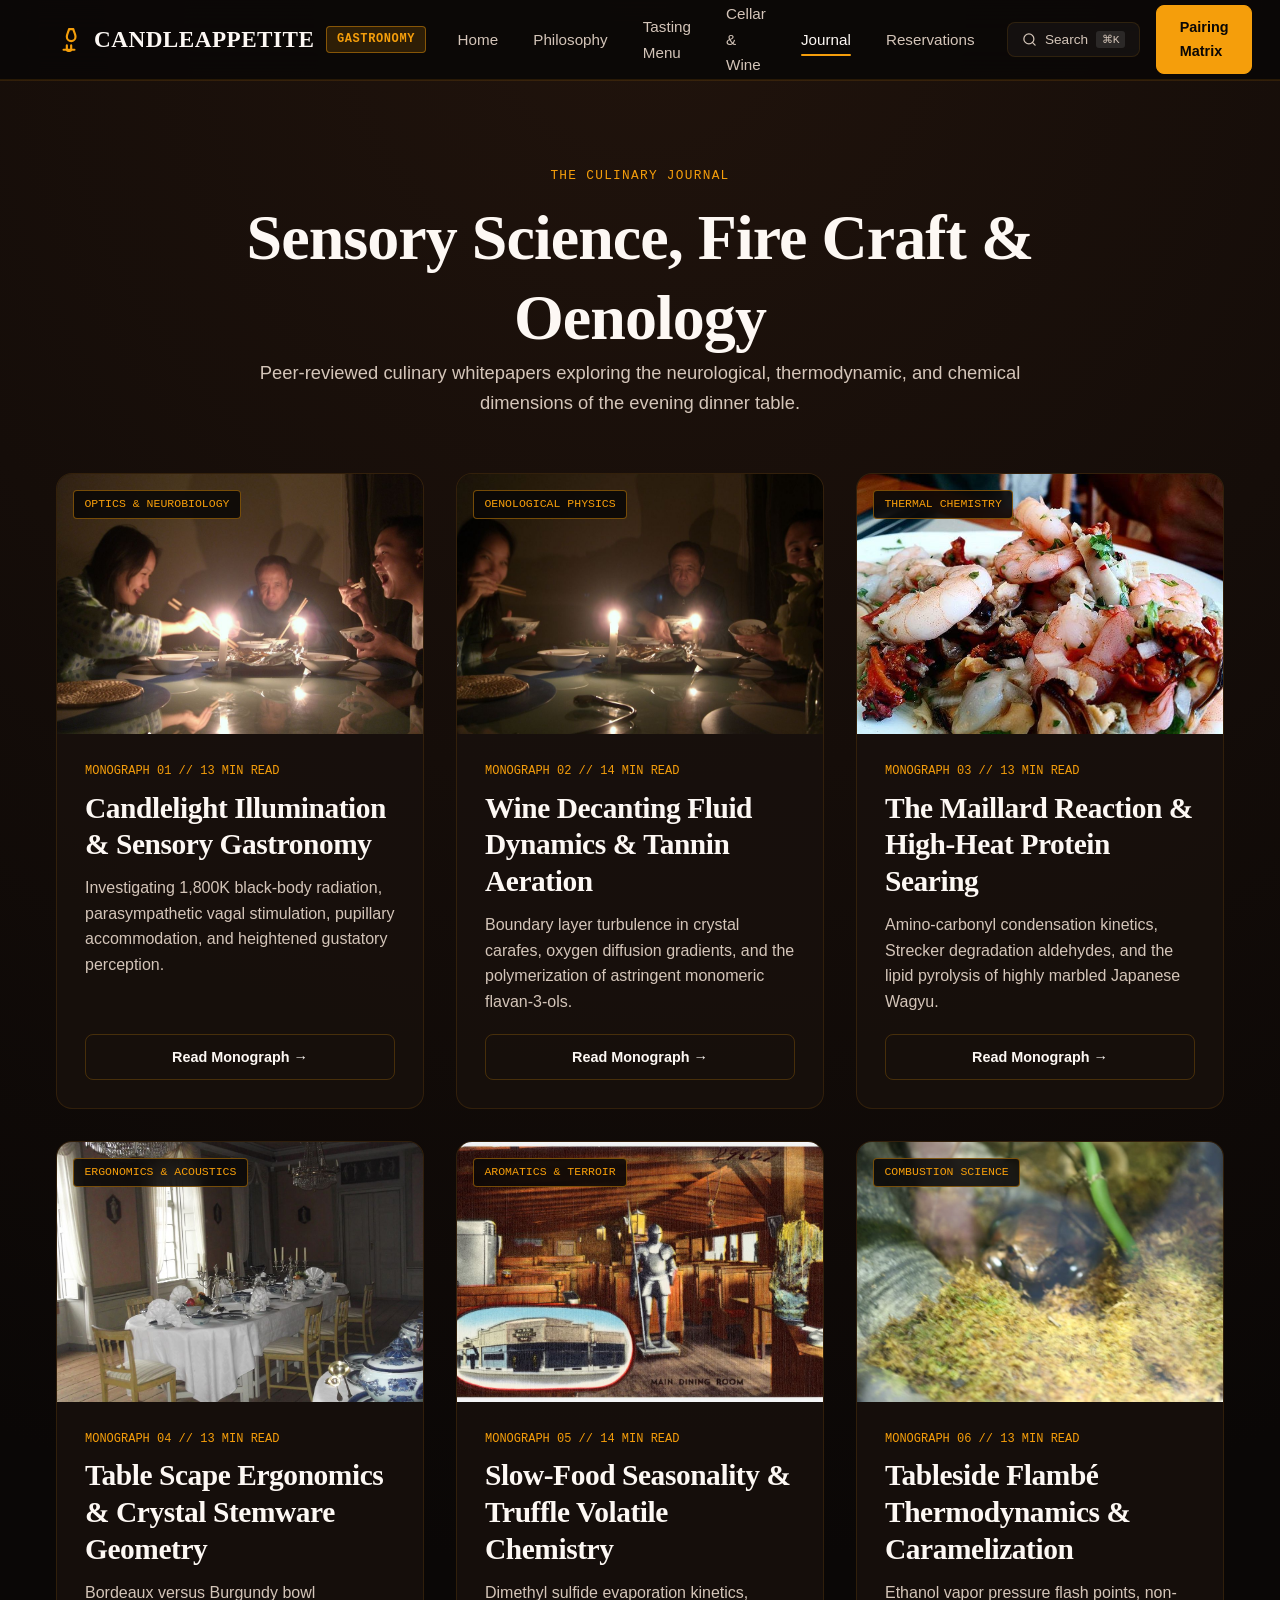
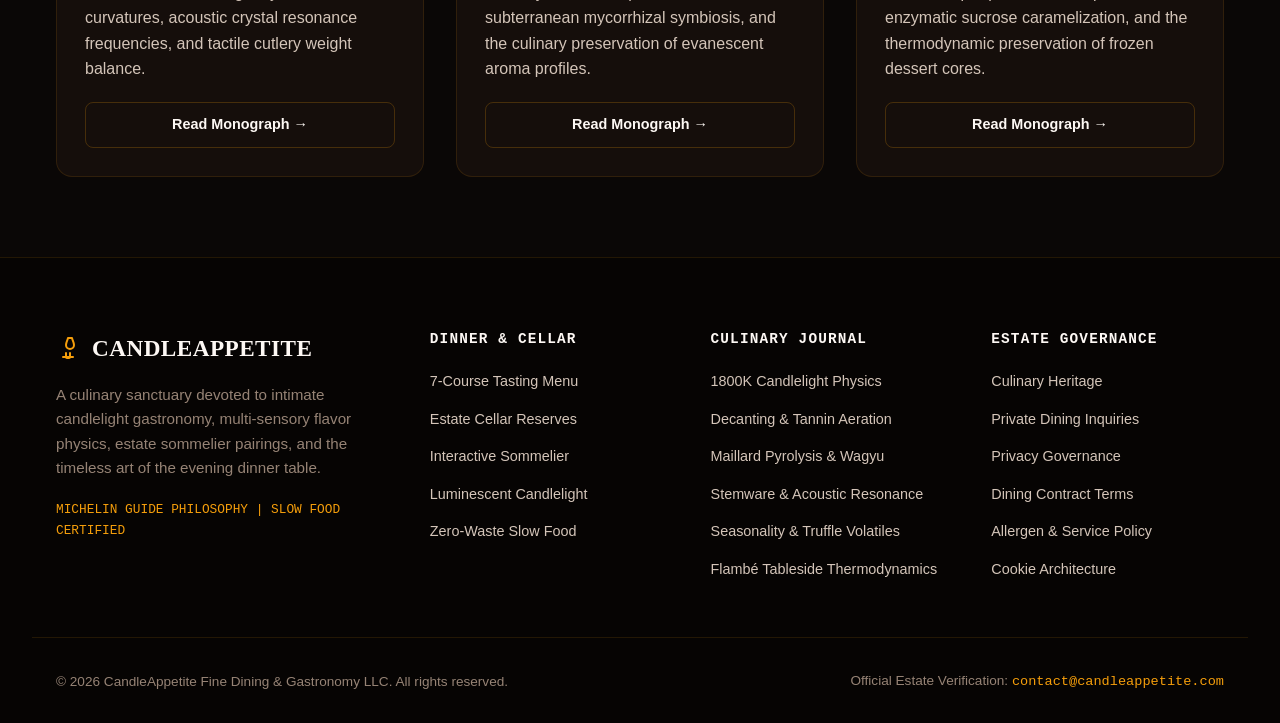
<file: blog/index.html>
<!DOCTYPE html>
<html lang="en">
<head>
  <meta charset="UTF-8">
  <meta name="viewport" content="width=device-width, initial-scale=1.0">
  <title>Gastronomic Journal &amp; Sensory Science Monographs — CandleAppetite</title>
  <meta name="description" content="In-depth monographs on candlelight psychophysics, wine decanting fluid dynamics, Maillard reaction caramelization, and acoustic dining room resonance.">
  <link rel="canonical" href="https://candleappetite.com/blog/index.html">
  <link rel="icon" href="../favicon.ico" type="image/x-icon">
  <link rel="manifest" href="../site.webmanifest">
  <link rel="stylesheet" href="../assets/css/style.css?v=1.0">
  <!-- Google tag (gtag.js) -->
  <script async src="https://www.googletagmanager.com/gtag/js?id=G-0LY0HY7L01"></script>
  <script>
    window.dataLayer = window.dataLayer || [];
    function gtag(){dataLayer.push(arguments);}
    gtag('js', new Date());
    gtag('config', 'G-0LY0HY7L01');
  </script>
</head>
<body>
  <!-- Site Header -->
  <header class="site-header">
    <div class="container header-inner">
      <a href="../index.html" class="brand-logo">
        <svg width="26" height="26" viewBox="0 0 24 24" fill="none" stroke="currentColor" stroke-width="2" stroke-linecap="round" stroke-linejoin="round" style="color: var(--accent-gold);">
          <path d="M12 2c-.5 2.5-2 4.5-2 7a4 4 0 0 0 8 0c0-2.5-1.5-4.5-2-7z"></path>
          <path d="M10 17v4a1 1 0 0 0 1 1h2a1 1 0 0 0 1-1v-4"></path>
          <path d="M7 21h10"></path>
        </svg>
        <span>CANDLEAPPETITE</span>
        <span class="brand-badge">GASTRONOMY</span>
      </a>

      <nav aria-label="Main Navigation">
        <ul class="desktop-nav">
          <li><a href="../index.html">Home</a></li>
          <li><a href="../about.html">Philosophy</a></li>
          <li><a href="../index.html#tasting">Tasting Menu</a></li>
          <li><a href="../index.html#sommelier">Cellar &amp; Wine</a></li>
          <li><a href="../blog/index.html" class="active">Journal</a></li>
          <li><a href="../contact.html">Reservations</a></li>
          <li class="nav-item-policy"><a href="../privacy-policy.html">Privacy</a></li>
          <li class="nav-item-policy"><a href="../terms-and-conditions.html">Terms</a></li>
          <li class="nav-item-policy"><a href="../disclaimer.html">Disclaimer</a></li>
          <li class="nav-item-policy"><a href="../cookie-policy.html">Cookies</a></li>
        </ul>
      </nav>

      <div class="header-actions">
        <button type="button" class="search-trigger-btn" aria-label="Search culinary monographs">
          <svg width="15" height="15" viewBox="0 0 24 24" fill="none" stroke="currentColor" stroke-width="2" stroke-linecap="round" stroke-linejoin="round">
            <circle cx="11" cy="11" r="8"></circle>
            <line x1="21" y1="21" x2="16.65" y2="16.65"></line>
          </svg>
          <span>Search</span>
          <kbd style="font-family: var(--font-mono); font-size: 0.7rem; background: rgba(255,255,255,0.1); padding: 0.1rem 0.35rem; border-radius: 3px;">⌘K</kbd>
        </button>
        <a href="../index.html#calculator" class="btn-dining btn-primary">Pairing Matrix</a>
        <button type="button" class="mobile-toggle" aria-label="Open Navigation Menu">
          <span></span>
          <span></span>
          <span></span>
        </button>
      </div>
    </div>
  </header>

  <div class="mobile-drawer-overlay"></div>
  <aside class="mobile-drawer">
    <div class="mobile-drawer-header">
      <div style="font-weight: 800; color: var(--text-primary); font-size: 1.1rem; display: flex; align-items: center; gap: 0.5rem; font-family: var(--font-serif);">
        <span style="color: var(--accent-gold);">CA</span> GASTRONOMY
      </div>
      <button type="button" class="mobile-drawer-close" aria-label="Close menu">&times;</button>
    </div>
    <ul class="mobile-nav-list">
      <li><a href="../index.html">Home</a></li>
      <li><a href="../about.html">Culinary Philosophy</a></li>
      <li><a href="../index.html#tasting">Tasting Menu</a></li>
      <li><a href="../index.html#sommelier">Cellar &amp; Wine Pairings</a></li>
      <li><a href="../index.html#calculator">Interactive Sommelier</a></li>
      <li><a href="../blog/index.html" class="active">Gastronomy Monographs</a></li>
      <li><a href="../contact.html">Table Reservations</a></li>
      <li style="margin-top: 1rem; padding-top: 1rem; border-top: 1px solid var(--border-subtle);"><a href="../privacy-policy.html">Privacy Policy</a></li>
      <li><a href="../terms-and-conditions.html">Terms &amp; Conditions</a></li>
      <li><a href="../disclaimer.html">Allergen &amp; Dining Disclaimer</a></li>
      <li><a href="../cookie-policy.html">Cookie Preferences</a></li>
    </ul>
  </aside>

  <div class="search-modal-backdrop">
    <div class="search-modal">
      <div class="search-modal-header">
        <svg width="18" height="18" viewBox="0 0 24 24" fill="none" stroke="currentColor" stroke-width="2" stroke-linecap="round" stroke-linejoin="round" style="color: var(--accent-gold);">
          <circle cx="11" cy="11" r="8"></circle>
          <line x1="21" y1="21" x2="16.65" y2="16.65"></line>
        </svg>
        <input type="text" class="search-modal-input" placeholder="Search tasting courses, cellar vintages, candlelight physics..." aria-label="Search query input">
        <span style="font-size: 0.75rem; color: var(--text-muted); font-family: var(--font-mono);">ESC to close</span>
      </div>
      <div class="search-modal-results"></div>
    </div>
  </div>


  <main id="main-content">
    <section class="section-wrapper">
      <div class="container">
        <div class="section-header">
          <span class="section-eyebrow">The Culinary Journal</span>
          <h1>Sensory Science, Fire Craft &amp; Oenology</h1>
          <p class="section-lead">Peer-reviewed culinary whitepapers exploring the neurological, thermodynamic, and chemical dimensions of the evening dinner table.</p>
        </div>

        <div class="grid-3">
          <!-- Monograph 1 -->
          <article class="menu-card">
            <div class="menu-img-wrap">
              <span class="menu-badge">Optics &amp; Neurobiology</span>
              <img src="../assets/images/intimate-table-setting-candlelight.jpg" alt="Candlelight table setting with amber glow">
            </div>
            <div class="menu-body">
              <div style="font-family: var(--font-mono); font-size: 0.75rem; color: var(--accent-gold); margin-bottom: 0.5rem;">MONOGRAPH 01 // 13 MIN READ</div>
              <h3>Candlelight Illumination &amp; Sensory Gastronomy</h3>
              <p>Investigating 1,800K black-body radiation, parasympathetic vagal stimulation, pupillary accommodation, and heightened gustatory perception.</p>
              <a href="candlelight-illumination-sensory-gastronomy.html" class="btn-dining btn-outline" style="margin-top: auto;">Read Monograph →</a>
            </div>
          </article>

          <!-- Monograph 2 -->
          <article class="menu-card">
            <div class="menu-img-wrap">
              <span class="menu-badge">Oenological Physics</span>
              <img src="../assets/images/sommelier-wine-decanting-cellar.jpg" alt="Sommelier decanting aged red wine in glass decanter">
            </div>
            <div class="menu-body">
              <div style="font-family: var(--font-mono); font-size: 0.75rem; color: var(--accent-gold); margin-bottom: 0.5rem;">MONOGRAPH 02 // 14 MIN READ</div>
              <h3>Wine Decanting Fluid Dynamics &amp; Tannin Aeration</h3>
              <p>Boundary layer turbulence in crystal carafes, oxygen diffusion gradients, and the polymerization of astringent monomeric flavan-3-ols.</p>
              <a href="wine-decanting-aeration-fluid-dynamics.html" class="btn-dining btn-outline" style="margin-top: auto;">Read Monograph →</a>
            </div>
          </article>

          <!-- Monograph 3 -->
          <article class="menu-card">
            <div class="menu-img-wrap">
              <span class="menu-badge">Thermal Chemistry</span>
              <img src="../assets/images/aged-wagyu-beef-entree.jpg" alt="Binchotan grilled A5 Wagyu beef striploin with charred crust">
            </div>
            <div class="menu-body">
              <div style="font-family: var(--font-mono); font-size: 0.75rem; color: var(--accent-gold); margin-bottom: 0.5rem;">MONOGRAPH 03 // 13 MIN READ</div>
              <h3>The Maillard Reaction &amp; High-Heat Protein Searing</h3>
              <p>Amino-carbonyl condensation kinetics, Strecker degradation aldehydes, and the lipid pyrolysis of highly marbled Japanese Wagyu.</p>
              <a href="maillard-reaction-protein-searing-flavor.html" class="btn-dining btn-outline" style="margin-top: auto;">Read Monograph →</a>
            </div>
          </article>

          <!-- Monograph 4 -->
          <article class="menu-card">
            <div class="menu-img-wrap">
              <span class="menu-badge">Ergonomics &amp; Acoustics</span>
              <img src="../assets/images/crystal-stemware-cutlery-setting.jpg" alt="Fine dining crystal stemware and silver cutlery table setting">
            </div>
            <div class="menu-body">
              <div style="font-family: var(--font-mono); font-size: 0.75rem; color: var(--accent-gold); margin-bottom: 0.5rem;">MONOGRAPH 04 // 13 MIN READ</div>
              <h3>Table Scape Ergonomics &amp; Crystal Stemware Geometry</h3>
              <p>Bordeaux versus Burgundy bowl curvatures, acoustic crystal resonance frequencies, and tactile cutlery weight balance.</p>
              <a href="table-setting-ergonomics-crystal-geometry.html" class="btn-dining btn-outline" style="margin-top: auto;">Read Monograph →</a>
            </div>
          </article>

          <!-- Monograph 5 -->
          <article class="menu-card">
            <div class="menu-img-wrap">
              <span class="menu-badge">Aromatics &amp; Terroir</span>
              <img src="../assets/images/truffle-handmade-pasta-plate.jpg" alt="Handmade pasta with shaved black winter truffles">
            </div>
            <div class="menu-body">
              <div style="font-family: var(--font-mono); font-size: 0.75rem; color: var(--accent-gold); margin-bottom: 0.5rem;">MONOGRAPH 05 // 14 MIN READ</div>
              <h3>Slow-Food Seasonality &amp; Truffle Volatile Chemistry</h3>
              <p>Dimethyl sulfide evaporation kinetics, subterranean mycorrhizal symbiosis, and the culinary preservation of evanescent aroma profiles.</p>
              <a href="slow-food-seasonality-truffle-chemistry.html" class="btn-dining btn-outline" style="margin-top: auto;">Read Monograph →</a>
            </div>
          </article>

          <!-- Monograph 6 -->
          <article class="menu-card">
            <div class="menu-img-wrap">
              <span class="menu-badge">Combustion Science</span>
              <img src="../assets/images/flambeed-dessert-table-side.jpg" alt="Tableside flambé dessert preparation with blue ethanol flame">
            </div>
            <div class="menu-body">
              <div style="font-family: var(--font-mono); font-size: 0.75rem; color: var(--accent-gold); margin-bottom: 0.5rem;">MONOGRAPH 06 // 13 MIN READ</div>
              <h3>Tableside Flambé Thermodynamics &amp; Caramelization</h3>
              <p>Ethanol vapor pressure flash points, non-enzymatic sucrose caramelization, and the thermodynamic preservation of frozen dessert cores.</p>
              <a href="flambe-thermodynamics-alcohol-caramelization.html" class="btn-dining btn-outline" style="margin-top: auto;">Read Monograph →</a>
            </div>
          </article>
        </div>
      </div>
    </section>
  </main>

  <footer class="site-footer">
    <div class="container footer-grid">
      <div class="footer-brand">
        <a href="../index.html" class="brand-logo">
          <svg width="24" height="24" viewBox="0 0 24 24" fill="none" stroke="currentColor" stroke-width="2" stroke-linecap="round" stroke-linejoin="round" style="color: var(--accent-gold);">
            <path d="M12 2c-.5 2.5-2 4.5-2 7a4 4 0 0 0 8 0c0-2.5-1.5-4.5-2-7z"></path>
            <path d="M10 17v4a1 1 0 0 0 1 1h2a1 1 0 0 0 1-1v-4"></path>
            <path d="M7 21h10"></path>
          </svg>
          <span>CANDLEAPPETITE</span>
        </a>
        <p>A culinary sanctuary devoted to intimate candlelight gastronomy, multi-sensory flavor physics, estate sommelier pairings, and the timeless art of the evening dinner table.</p>
        <div style="margin-top: 1.25rem; font-family: var(--font-mono); font-size: 0.8rem; color: var(--accent-gold);">
          MICHELIN GUIDE PHILOSOPHY | SLOW FOOD CERTIFIED
        </div>
      </div>

      <div class="footer-col">
        <h4>Dinner &amp; Cellar</h4>
        <ul>
          <li><a href="../index.html#tasting">7-Course Tasting Menu</a></li>
          <li><a href="../index.html#sommelier">Estate Cellar Reserves</a></li>
          <li><a href="../index.html#calculator">Interactive Sommelier</a></li>
          <li><a href="../index.html#ambiance">Luminescent Candlelight</a></li>
          <li><a href="../index.html#ethics">Zero-Waste Slow Food</a></li>
        </ul>
      </div>

      <div class="footer-col">
        <h4>Culinary Journal</h4>
        <ul>
          <li><a href="../blog/candlelight-illumination-sensory-gastronomy.html">1800K Candlelight Physics</a></li>
          <li><a href="../blog/wine-decanting-aeration-fluid-dynamics.html">Decanting &amp; Tannin Aeration</a></li>
          <li><a href="../blog/maillard-reaction-protein-searing-flavor.html">Maillard Pyrolysis &amp; Wagyu</a></li>
          <li><a href="../blog/table-setting-ergonomics-crystal-geometry.html">Stemware &amp; Acoustic Resonance</a></li>
          <li><a href="../blog/slow-food-seasonality-truffle-chemistry.html">Seasonality &amp; Truffle Volatiles</a></li>
          <li><a href="../blog/flambe-thermodynamics-alcohol-caramelization.html">Flambé Tableside Thermodynamics</a></li>
        </ul>
      </div>

      <div class="footer-col">
        <h4>Estate Governance</h4>
        <ul>
          <li><a href="../about.html">Culinary Heritage</a></li>
          <li><a href="../contact.html">Private Dining Inquiries</a></li>
          <li><a href="../privacy-policy.html">Privacy Governance</a></li>
          <li><a href="../terms-and-conditions.html">Dining Contract Terms</a></li>
          <li><a href="../disclaimer.html">Allergen &amp; Service Policy</a></li>
          <li><a href="../cookie-policy.html">Cookie Architecture</a></li>
        </ul>
      </div>
    </div>

    <div class="container footer-bottom">
      <div>&copy; 2026 CandleAppetite Fine Dining &amp; Gastronomy LLC. All rights reserved.</div>
      <div>Official Estate Verification: <code style="color: var(--accent-gold); font-family: var(--font-mono);">contact@candleappetite.com</code></div>
    </div>
  </footer>

  <button type="button" class="back-to-top" aria-label="Back to top">
    <svg width="20" height="20" viewBox="0 0 24 24" fill="none" stroke="currentColor" stroke-width="2" stroke-linecap="round" stroke-linejoin="round">
      <line x1="12" y1="19" x2="12" y2="5"></line>
      <polyline points="5 12 12 5 19 12"></polyline>
    </svg>
  </button>

  <script src="../assets/js/main.js?v=1.0"></script>
</body>
</html>
</file>
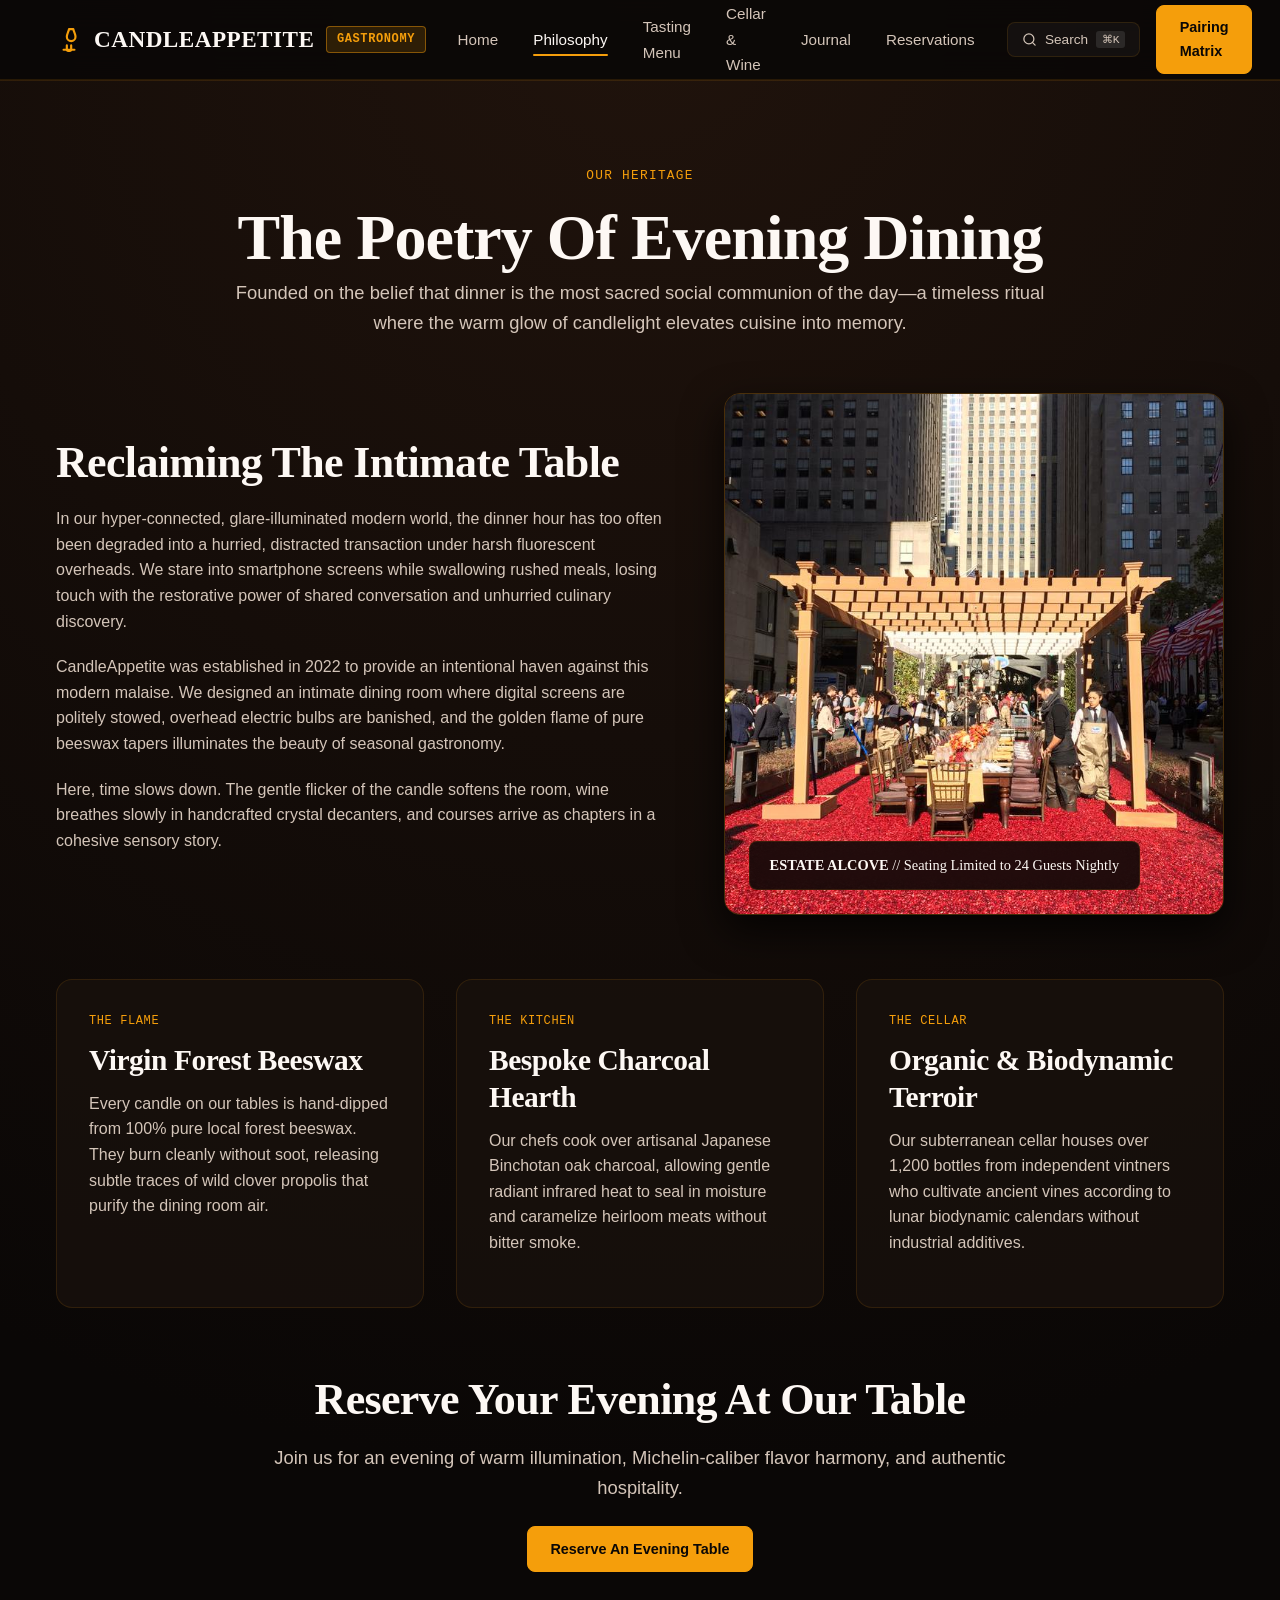
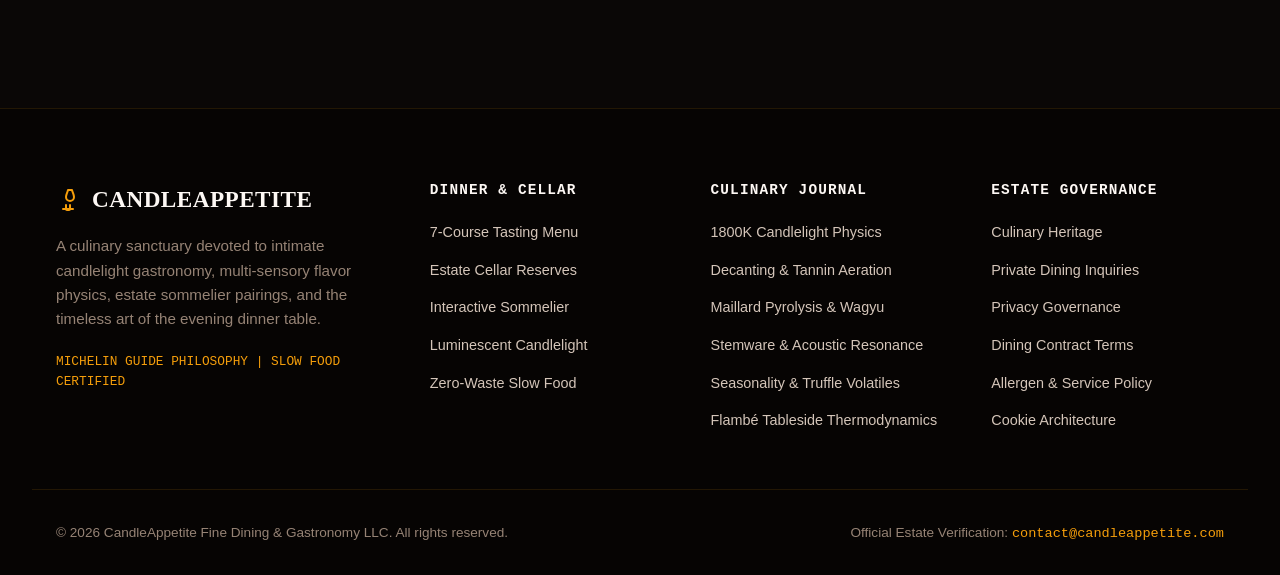
<file: about.html>
<!DOCTYPE html>
<html lang="en">
<head>
  <meta charset="UTF-8">
  <meta name="viewport" content="width=device-width, initial-scale=1.0">
  <title>Our Culinary Philosophy — CandleAppetite Fine Dining</title>
  <meta name="description" content="Discover the poetry of evening dining. Why we illuminate our dining room exclusively with virgin forest beeswax and cook over Binchotan charcoal.">
  <link rel="canonical" href="https://candleappetite.com/about.html">
  <link rel="icon" href="favicon.ico" type="image/x-icon">
  <link rel="manifest" href="site.webmanifest">
  <link rel="stylesheet" href="assets/css/style.css?v=1.0">
  <!-- Google tag (gtag.js) -->
  <script async src="https://www.googletagmanager.com/gtag/js?id=G-0LY0HY7L01"></script>
  <script>
    window.dataLayer = window.dataLayer || [];
    function gtag(){dataLayer.push(arguments);}
    gtag('js', new Date());
    gtag('config', 'G-0LY0HY7L01');
  </script>
</head>
<body>
  <!-- Site Header -->
  <header class="site-header">
    <div class="container header-inner">
      <a href="index.html" class="brand-logo">
        <svg width="26" height="26" viewBox="0 0 24 24" fill="none" stroke="currentColor" stroke-width="2" stroke-linecap="round" stroke-linejoin="round" style="color: var(--accent-gold);">
          <path d="M12 2c-.5 2.5-2 4.5-2 7a4 4 0 0 0 8 0c0-2.5-1.5-4.5-2-7z"></path>
          <path d="M10 17v4a1 1 0 0 0 1 1h2a1 1 0 0 0 1-1v-4"></path>
          <path d="M7 21h10"></path>
        </svg>
        <span>CANDLEAPPETITE</span>
        <span class="brand-badge">GASTRONOMY</span>
      </a>

      <!-- Desktop Navigation -->
      <nav aria-label="Main Navigation">
        <ul class="desktop-nav">
          <li><a href="index.html" class="">Home</a></li>
          <li><a href="about.html" class="active">Philosophy</a></li>
          <li><a href="index.html#tasting">Tasting Menu</a></li>
          <li><a href="index.html#sommelier">Cellar &amp; Wine</a></li>
          <li><a href="blog/index.html" class="">Journal</a></li>
          <li><a href="contact.html" class="">Reservations</a></li>
          <!-- Desktop hidden policy items -->
          <li class="nav-item-policy"><a href="privacy-policy.html">Privacy</a></li>
          <li class="nav-item-policy"><a href="terms-and-conditions.html">Terms</a></li>
          <li class="nav-item-policy"><a href="disclaimer.html">Disclaimer</a></li>
          <li class="nav-item-policy"><a href="cookie-policy.html">Cookies</a></li>
        </ul>
      </nav>

      <div class="header-actions">
        <button type="button" class="search-trigger-btn" aria-label="Search culinary monographs">
          <svg width="15" height="15" viewBox="0 0 24 24" fill="none" stroke="currentColor" stroke-width="2" stroke-linecap="round" stroke-linejoin="round">
            <circle cx="11" cy="11" r="8"></circle>
            <line x1="21" y1="21" x2="16.65" y2="16.65"></line>
          </svg>
          <span>Search</span>
          <kbd style="font-family: var(--font-mono); font-size: 0.7rem; background: rgba(255,255,255,0.1); padding: 0.1rem 0.35rem; border-radius: 3px;">⌘K</kbd>
        </button>
        <a href="index.html#calculator" class="btn-dining btn-primary">Pairing Matrix</a>
        <button type="button" class="mobile-toggle" aria-label="Open Navigation Menu">
          <span></span>
          <span></span>
          <span></span>
        </button>
      </div>
    </div>
  </header>

  <!-- Mobile Navigation Drawer -->
  <div class="mobile-drawer-overlay"></div>
  <aside class="mobile-drawer">
    <div class="mobile-drawer-header">
      <div style="font-weight: 800; color: var(--text-primary); font-size: 1.1rem; display: flex; align-items: center; gap: 0.5rem; font-family: var(--font-serif);">
        <span style="color: var(--accent-gold);">CA</span> GASTRONOMY
      </div>
      <button type="button" class="mobile-drawer-close" aria-label="Close menu">&times;</button>
    </div>
    <ul class="mobile-nav-list">
      <li><a href="index.html" class="">Home</a></li>
      <li><a href="about.html" class="active">Culinary Philosophy</a></li>
      <li><a href="index.html#tasting">Tasting Menu</a></li>
      <li><a href="index.html#sommelier">Cellar &amp; Wine Pairings</a></li>
      <li><a href="index.html#calculator">Interactive Sommelier</a></li>
      <li><a href="blog/index.html" class="">Gastronomy Monographs</a></li>
      <li><a href="contact.html" class="">Table Reservations</a></li>
      <li style="margin-top: 1rem; padding-top: 1rem; border-top: 1px solid var(--border-subtle);"><a href="privacy-policy.html">Privacy Policy</a></li>
      <li><a href="terms-and-conditions.html">Terms &amp; Conditions</a></li>
      <li><a href="disclaimer.html">Allergen &amp; Dining Disclaimer</a></li>
      <li><a href="cookie-policy.html">Cookie Preferences</a></li>
    </ul>
  </aside>

  <!-- Search Modal -->
  <div class="search-modal-backdrop">
    <div class="search-modal">
      <div class="search-modal-header">
        <svg width="18" height="18" viewBox="0 0 24 24" fill="none" stroke="currentColor" stroke-width="2" stroke-linecap="round" stroke-linejoin="round" style="color: var(--accent-gold);">
          <circle cx="11" cy="11" r="8"></circle>
          <line x1="21" y1="21" x2="16.65" y2="16.65"></line>
        </svg>
        <input type="text" class="search-modal-input" placeholder="Search tasting courses, cellar vintages, candlelight physics..." aria-label="Search query input">
        <span style="font-size: 0.75rem; color: var(--text-muted); font-family: var(--font-mono);">ESC to close</span>
      </div>
      <div class="search-modal-results"></div>
    </div>
  </div>

  <main id="main-content">
    <section class="section-wrapper">
      <div class="container">
        <div class="section-header">
          <span class="section-eyebrow">Our Heritage</span>
          <h1>The Poetry Of Evening Dining</h1>
          <p class="section-lead">Founded on the belief that dinner is the most sacred social communion of the day—a timeless ritual where the warm glow of candlelight elevates cuisine into memory.</p>
        </div>

        <div class="hero-grid" style="margin-bottom: 4rem;">
          <div class="hero-text-col">
            <h2>Reclaiming The Intimate Table</h2>
            <p>In our hyper-connected, glare-illuminated modern world, the dinner hour has too often been degraded into a hurried, distracted transaction under harsh fluorescent overheads. We stare into smartphone screens while swallowing rushed meals, losing touch with the restorative power of shared conversation and unhurried culinary discovery.</p>
            <p>CandleAppetite was established in 2022 to provide an intentional haven against this modern malaise. We designed an intimate dining room where digital screens are politely stowed, overhead electric bulbs are banished, and the golden flame of pure beeswax tapers illuminates the beauty of seasonal gastronomy.</p>
            <p>Here, time slows down. The gentle flicker of the candle softens the room, wine breathes slowly in handcrafted crystal decanters, and courses arrive as chapters in a cohesive sensory story.</p>
          </div>
          <div class="hero-media-wrapper">
            <img src="assets/images/private-alcove-dining-room.jpg" alt="Intimate private alcove dining room with candles and vintage artwork">
            <div class="hero-media-tag">
              <strong>ESTATE ALCOVE</strong> // Seating Limited to 24 Guests Nightly
            </div>
          </div>
        </div>

        <div class="grid-3" style="margin-bottom: 4rem;">
          <div class="feature-card">
            <span class="feature-tag">The Flame</span>
            <h3>Virgin Forest Beeswax</h3>
            <p>Every candle on our tables is hand-dipped from 100% pure local forest beeswax. They burn cleanly without soot, releasing subtle traces of wild clover propolis that purify the dining room air.</p>
          </div>

          <div class="feature-card">
            <span class="feature-tag">The Kitchen</span>
            <h3>Bespoke Charcoal Hearth</h3>
            <p>Our chefs cook over artisanal Japanese Binchotan oak charcoal, allowing gentle radiant infrared heat to seal in moisture and caramelize heirloom meats without bitter smoke.</p>
          </div>

          <div class="feature-card">
            <span class="feature-tag">The Cellar</span>
            <h3>Organic &amp; Biodynamic Terroir</h3>
            <p>Our subterranean cellar houses over 1,200 bottles from independent vintners who cultivate ancient vines according to lunar biodynamic calendars without industrial additives.</p>
          </div>
        </div>

        <div class="section-header" style="margin-top: 4rem;">
          <h2>Reserve Your Evening At Our Table</h2>
          <p class="section-lead">Join us for an evening of warm illumination, Michelin-caliber flavor harmony, and authentic hospitality.</p>
          <div style="margin-top: 1.5rem;">
            <a href="contact.html" class="btn-dining btn-primary">Reserve An Evening Table</a>
          </div>
        </div>
      </div>
    </section>
  </main>

  <!-- Site Footer -->
  <footer class="site-footer">
    <div class="container footer-grid">
      <div class="footer-brand">
        <a href="index.html" class="brand-logo">
          <svg width="24" height="24" viewBox="0 0 24 24" fill="none" stroke="currentColor" stroke-width="2" stroke-linecap="round" stroke-linejoin="round" style="color: var(--accent-gold);">
            <path d="M12 2c-.5 2.5-2 4.5-2 7a4 4 0 0 0 8 0c0-2.5-1.5-4.5-2-7z"></path>
            <path d="M10 17v4a1 1 0 0 0 1 1h2a1 1 0 0 0 1-1v-4"></path>
            <path d="M7 21h10"></path>
          </svg>
          <span>CANDLEAPPETITE</span>
        </a>
        <p>A culinary sanctuary devoted to intimate candlelight gastronomy, multi-sensory flavor physics, estate sommelier pairings, and the timeless art of the evening dinner table.</p>
        <div style="margin-top: 1.25rem; font-family: var(--font-mono); font-size: 0.8rem; color: var(--accent-gold);">
          MICHELIN GUIDE PHILOSOPHY | SLOW FOOD CERTIFIED
        </div>
      </div>

      <div class="footer-col">
        <h4>Dinner &amp; Cellar</h4>
        <ul>
          <li><a href="index.html#tasting">7-Course Tasting Menu</a></li>
          <li><a href="index.html#sommelier">Estate Cellar Reserves</a></li>
          <li><a href="index.html#calculator">Interactive Sommelier</a></li>
          <li><a href="index.html#ambiance">Luminescent Candlelight</a></li>
          <li><a href="index.html#ethics">Zero-Waste Slow Food</a></li>
        </ul>
      </div>

      <div class="footer-col">
        <h4>Culinary Journal</h4>
        <ul>
          <li><a href="blog/candlelight-illumination-sensory-gastronomy.html">1800K Candlelight Physics</a></li>
          <li><a href="blog/wine-decanting-aeration-fluid-dynamics.html">Decanting &amp; Tannin Aeration</a></li>
          <li><a href="blog/maillard-reaction-protein-searing-flavor.html">Maillard Pyrolysis &amp; Wagyu</a></li>
          <li><a href="blog/table-setting-ergonomics-crystal-geometry.html">Stemware &amp; Acoustic Resonance</a></li>
          <li><a href="blog/slow-food-seasonality-truffle-chemistry.html">Seasonality &amp; Truffle Volatiles</a></li>
          <li><a href="blog/flambe-thermodynamics-alcohol-caramelization.html">Flambé Tableside Thermodynamics</a></li>
        </ul>
      </div>

      <div class="footer-col">
        <h4>Estate Governance</h4>
        <ul>
          <li><a href="about.html">Culinary Heritage</a></li>
          <li><a href="contact.html">Private Dining Inquiries</a></li>
          <li><a href="privacy-policy.html">Privacy Governance</a></li>
          <li><a href="terms-and-conditions.html">Dining Contract Terms</a></li>
          <li><a href="disclaimer.html">Allergen &amp; Service Policy</a></li>
          <li><a href="cookie-policy.html">Cookie Architecture</a></li>
        </ul>
      </div>
    </div>

    <div class="container footer-bottom">
      <div>&copy; 2026 CandleAppetite Fine Dining &amp; Gastronomy LLC. All rights reserved.</div>
      <div>Official Estate Verification: <code style="color: var(--accent-gold); font-family: var(--font-mono);">contact@candleappetite.com</code></div>
    </div>
  </footer>

  <!-- Back to Top Button -->
  <button type="button" class="back-to-top" aria-label="Back to top">
    <svg width="20" height="20" viewBox="0 0 24 24" fill="none" stroke="currentColor" stroke-width="2" stroke-linecap="round" stroke-linejoin="round">
      <line x1="12" y1="19" x2="12" y2="5"></line>
      <polyline points="5 12 12 5 19 12"></polyline>
    </svg>
  </button>

  <script src="assets/js/main.js?v=1.0"></script>
</body>
</html>
</file>
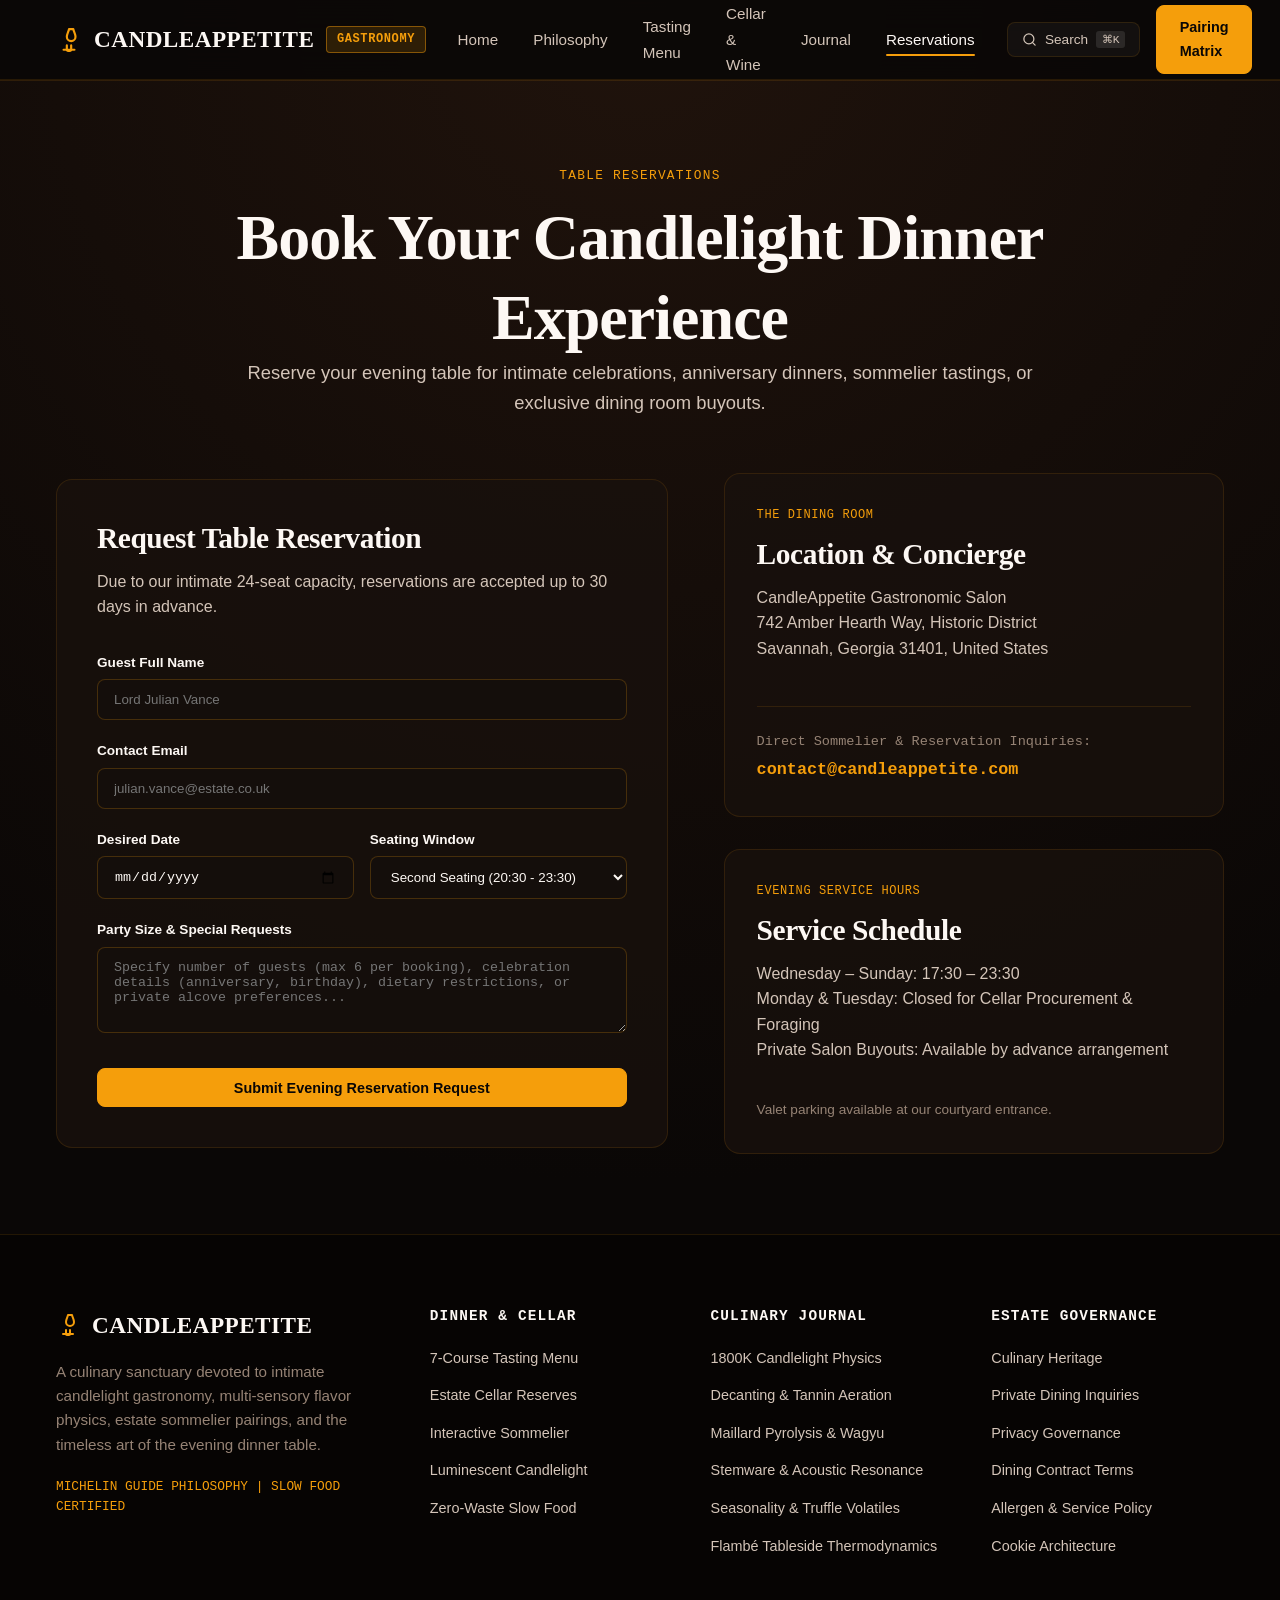
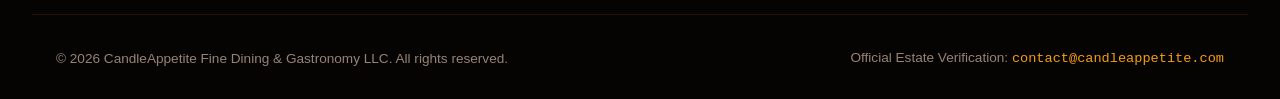
<file: contact.html>
<!DOCTYPE html>
<html lang="en">
<head>
  <meta charset="UTF-8">
  <meta name="viewport" content="width=device-width, initial-scale=1.0">
  <title>Table Reservations & Concierge — CandleAppetite</title>
  <meta name="description" content="Reserve your evening tasting table at CandleAppetite. Intimate 24-seat capacity dining room for anniversaries, bespoke celebrations, and sommelier dinners.">
  <link rel="canonical" href="https://candleappetite.com/contact.html">
  <link rel="icon" href="favicon.ico" type="image/x-icon">
  <link rel="manifest" href="site.webmanifest">
  <link rel="stylesheet" href="assets/css/style.css?v=1.0">
  <!-- Google tag (gtag.js) -->
  <script async src="https://www.googletagmanager.com/gtag/js?id=G-0LY0HY7L01"></script>
  <script>
    window.dataLayer = window.dataLayer || [];
    function gtag(){dataLayer.push(arguments);}
    gtag('js', new Date());
    gtag('config', 'G-0LY0HY7L01');
  </script>
</head>
<body>
  <!-- Site Header -->
  <header class="site-header">
    <div class="container header-inner">
      <a href="index.html" class="brand-logo">
        <svg width="26" height="26" viewBox="0 0 24 24" fill="none" stroke="currentColor" stroke-width="2" stroke-linecap="round" stroke-linejoin="round" style="color: var(--accent-gold);">
          <path d="M12 2c-.5 2.5-2 4.5-2 7a4 4 0 0 0 8 0c0-2.5-1.5-4.5-2-7z"></path>
          <path d="M10 17v4a1 1 0 0 0 1 1h2a1 1 0 0 0 1-1v-4"></path>
          <path d="M7 21h10"></path>
        </svg>
        <span>CANDLEAPPETITE</span>
        <span class="brand-badge">GASTRONOMY</span>
      </a>

      <!-- Desktop Navigation -->
      <nav aria-label="Main Navigation">
        <ul class="desktop-nav">
          <li><a href="index.html" class="">Home</a></li>
          <li><a href="about.html" class="">Philosophy</a></li>
          <li><a href="index.html#tasting">Tasting Menu</a></li>
          <li><a href="index.html#sommelier">Cellar &amp; Wine</a></li>
          <li><a href="blog/index.html" class="">Journal</a></li>
          <li><a href="contact.html" class="active">Reservations</a></li>
          <!-- Desktop hidden policy items -->
          <li class="nav-item-policy"><a href="privacy-policy.html">Privacy</a></li>
          <li class="nav-item-policy"><a href="terms-and-conditions.html">Terms</a></li>
          <li class="nav-item-policy"><a href="disclaimer.html">Disclaimer</a></li>
          <li class="nav-item-policy"><a href="cookie-policy.html">Cookies</a></li>
        </ul>
      </nav>

      <div class="header-actions">
        <button type="button" class="search-trigger-btn" aria-label="Search culinary monographs">
          <svg width="15" height="15" viewBox="0 0 24 24" fill="none" stroke="currentColor" stroke-width="2" stroke-linecap="round" stroke-linejoin="round">
            <circle cx="11" cy="11" r="8"></circle>
            <line x1="21" y1="21" x2="16.65" y2="16.65"></line>
          </svg>
          <span>Search</span>
          <kbd style="font-family: var(--font-mono); font-size: 0.7rem; background: rgba(255,255,255,0.1); padding: 0.1rem 0.35rem; border-radius: 3px;">⌘K</kbd>
        </button>
        <a href="index.html#calculator" class="btn-dining btn-primary">Pairing Matrix</a>
        <button type="button" class="mobile-toggle" aria-label="Open Navigation Menu">
          <span></span>
          <span></span>
          <span></span>
        </button>
      </div>
    </div>
  </header>

  <!-- Mobile Navigation Drawer -->
  <div class="mobile-drawer-overlay"></div>
  <aside class="mobile-drawer">
    <div class="mobile-drawer-header">
      <div style="font-weight: 800; color: var(--text-primary); font-size: 1.1rem; display: flex; align-items: center; gap: 0.5rem; font-family: var(--font-serif);">
        <span style="color: var(--accent-gold);">CA</span> GASTRONOMY
      </div>
      <button type="button" class="mobile-drawer-close" aria-label="Close menu">&times;</button>
    </div>
    <ul class="mobile-nav-list">
      <li><a href="index.html" class="">Home</a></li>
      <li><a href="about.html" class="">Culinary Philosophy</a></li>
      <li><a href="index.html#tasting">Tasting Menu</a></li>
      <li><a href="index.html#sommelier">Cellar &amp; Wine Pairings</a></li>
      <li><a href="index.html#calculator">Interactive Sommelier</a></li>
      <li><a href="blog/index.html" class="">Gastronomy Monographs</a></li>
      <li><a href="contact.html" class="active">Table Reservations</a></li>
      <li style="margin-top: 1rem; padding-top: 1rem; border-top: 1px solid var(--border-subtle);"><a href="privacy-policy.html">Privacy Policy</a></li>
      <li><a href="terms-and-conditions.html">Terms &amp; Conditions</a></li>
      <li><a href="disclaimer.html">Allergen &amp; Dining Disclaimer</a></li>
      <li><a href="cookie-policy.html">Cookie Preferences</a></li>
    </ul>
  </aside>

  <!-- Search Modal -->
  <div class="search-modal-backdrop">
    <div class="search-modal">
      <div class="search-modal-header">
        <svg width="18" height="18" viewBox="0 0 24 24" fill="none" stroke="currentColor" stroke-width="2" stroke-linecap="round" stroke-linejoin="round" style="color: var(--accent-gold);">
          <circle cx="11" cy="11" r="8"></circle>
          <line x1="21" y1="21" x2="16.65" y2="16.65"></line>
        </svg>
        <input type="text" class="search-modal-input" placeholder="Search tasting courses, cellar vintages, candlelight physics..." aria-label="Search query input">
        <span style="font-size: 0.75rem; color: var(--text-muted); font-family: var(--font-mono);">ESC to close</span>
      </div>
      <div class="search-modal-results"></div>
    </div>
  </div>

  <main id="main-content">
    <section class="section-wrapper">
      <div class="container">
        <div class="section-header">
          <span class="section-eyebrow">Table Reservations</span>
          <h1>Book Your Candlelight Dinner Experience</h1>
          <p class="section-lead">Reserve your evening table for intimate celebrations, anniversary dinners, sommelier tastings, or exclusive dining room buyouts.</p>
        </div>

        <div class="hero-grid">
          <div class="feature-card" style="padding: 2.5rem;">
            <h3>Request Table Reservation</h3>
            <p style="margin-bottom: 2rem;">Due to our intimate 24-seat capacity, reservations are accepted up to 30 days in advance.</p>

            <form action="#" method="POST" onsubmit="event.preventDefault(); alert('Reservation inquiry received. Our Maître d\' will confirm table availability within 12 hours.');" style="display: flex; flex-direction: column; gap: 1.25rem;">
              <div>
                <label style="display: block; font-size: 0.85rem; font-weight: 600; margin-bottom: 0.35rem; color: var(--text-primary);" for="r-name">Guest Full Name</label>
                <input type="text" id="r-name" required placeholder="Lord Julian Vance" style="width: 100%; padding: 0.75rem 1rem; background: var(--bg-secondary); border: 1px solid var(--border-medium); border-radius: var(--radius-md); color: var(--text-primary); outline: none;">
              </div>

              <div>
                <label style="display: block; font-size: 0.85rem; font-weight: 600; margin-bottom: 0.35rem; color: var(--text-primary);" for="r-email">Contact Email</label>
                <input type="email" id="r-email" required placeholder="julian.vance@estate.co.uk" style="width: 100%; padding: 0.75rem 1rem; background: var(--bg-secondary); border: 1px solid var(--border-medium); border-radius: var(--radius-md); color: var(--text-primary); outline: none;">
              </div>

              <div style="display: grid; grid-template-columns: 1fr 1fr; gap: 1rem;">
                <div>
                  <label style="display: block; font-size: 0.85rem; font-weight: 600; margin-bottom: 0.35rem; color: var(--text-primary);" for="r-date">Desired Date</label>
                  <input type="date" id="r-date" required style="width: 100%; padding: 0.75rem 1rem; background: var(--bg-secondary); border: 1px solid var(--border-medium); border-radius: var(--radius-md); color: var(--text-primary); outline: none;">
                </div>
                <div>
                  <label style="display: block; font-size: 0.85rem; font-weight: 600; margin-bottom: 0.35rem; color: var(--text-primary);" for="r-seating">Seating Window</label>
                  <select id="r-seating" style="width: 100%; padding: 0.75rem 1rem; background: var(--bg-secondary); border: 1px solid var(--border-medium); border-radius: var(--radius-md); color: var(--text-primary); outline: none;">
                    <option value="first">First Seating (17:30 - 20:15)</option>
                    <option value="second" selected>Second Seating (20:30 - 23:30)</option>
                  </select>
                </div>
              </div>

              <div>
                <label style="display: block; font-size: 0.85rem; font-weight: 600; margin-bottom: 0.35rem; color: var(--text-primary);" for="r-guests">Party Size &amp; Special Requests</label>
                <textarea id="r-guests" rows="4" required placeholder="Specify number of guests (max 6 per booking), celebration details (anniversary, birthday), dietary restrictions, or private alcove preferences..." style="width: 100%; padding: 0.75rem 1rem; background: var(--bg-secondary); border: 1px solid var(--border-medium); border-radius: var(--radius-md); color: var(--text-primary); outline: none;"></textarea>
              </div>

              <button type="submit" class="btn-dining btn-primary" style="margin-top: 0.5rem; width: 100%;">Submit Evening Reservation Request</button>
            </form>
          </div>

          <div style="display: flex; flex-direction: column; gap: 2rem;">
            <div class="feature-card">
              <span class="feature-tag">The Dining Room</span>
              <h3>Location &amp; Concierge</h3>
              <p>CandleAppetite Gastronomic Salon<br>
              742 Amber Hearth Way, Historic District<br>
              Savannah, Georgia 31401, United States</p>
              
              <div style="margin-top: 1.5rem; padding-top: 1.5rem; border-top: 1px solid var(--border-subtle);">
                <div style="font-family: var(--font-mono); font-size: 0.85rem; color: var(--text-muted); margin-bottom: 0.25rem;">Direct Sommelier &amp; Reservation Inquiries:</div>
                <a href="mailto:contact@candleappetite.com" style="color: var(--accent-gold); font-weight: 600; font-family: var(--font-mono); font-size: 1.05rem;">contact@candleappetite.com</a>
              </div>
            </div>

            <div class="feature-card">
              <span class="feature-tag">Evening Service Hours</span>
              <h3>Service Schedule</h3>
              <p>Wednesday – Sunday: 17:30 – 23:30<br>
              Monday &amp; Tuesday: Closed for Cellar Procurement &amp; Foraging<br>
              Private Salon Buyouts: Available by advance arrangement</p>
              <div style="font-size: 0.85rem; color: var(--text-muted); margin-top: 1rem;">
                Valet parking available at our courtyard entrance.
              </div>
            </div>
          </div>
        </div>
      </div>
    </section>
  </main>

  <!-- Site Footer -->
  <footer class="site-footer">
    <div class="container footer-grid">
      <div class="footer-brand">
        <a href="index.html" class="brand-logo">
          <svg width="24" height="24" viewBox="0 0 24 24" fill="none" stroke="currentColor" stroke-width="2" stroke-linecap="round" stroke-linejoin="round" style="color: var(--accent-gold);">
            <path d="M12 2c-.5 2.5-2 4.5-2 7a4 4 0 0 0 8 0c0-2.5-1.5-4.5-2-7z"></path>
            <path d="M10 17v4a1 1 0 0 0 1 1h2a1 1 0 0 0 1-1v-4"></path>
            <path d="M7 21h10"></path>
          </svg>
          <span>CANDLEAPPETITE</span>
        </a>
        <p>A culinary sanctuary devoted to intimate candlelight gastronomy, multi-sensory flavor physics, estate sommelier pairings, and the timeless art of the evening dinner table.</p>
        <div style="margin-top: 1.25rem; font-family: var(--font-mono); font-size: 0.8rem; color: var(--accent-gold);">
          MICHELIN GUIDE PHILOSOPHY | SLOW FOOD CERTIFIED
        </div>
      </div>

      <div class="footer-col">
        <h4>Dinner &amp; Cellar</h4>
        <ul>
          <li><a href="index.html#tasting">7-Course Tasting Menu</a></li>
          <li><a href="index.html#sommelier">Estate Cellar Reserves</a></li>
          <li><a href="index.html#calculator">Interactive Sommelier</a></li>
          <li><a href="index.html#ambiance">Luminescent Candlelight</a></li>
          <li><a href="index.html#ethics">Zero-Waste Slow Food</a></li>
        </ul>
      </div>

      <div class="footer-col">
        <h4>Culinary Journal</h4>
        <ul>
          <li><a href="blog/candlelight-illumination-sensory-gastronomy.html">1800K Candlelight Physics</a></li>
          <li><a href="blog/wine-decanting-aeration-fluid-dynamics.html">Decanting &amp; Tannin Aeration</a></li>
          <li><a href="blog/maillard-reaction-protein-searing-flavor.html">Maillard Pyrolysis &amp; Wagyu</a></li>
          <li><a href="blog/table-setting-ergonomics-crystal-geometry.html">Stemware &amp; Acoustic Resonance</a></li>
          <li><a href="blog/slow-food-seasonality-truffle-chemistry.html">Seasonality &amp; Truffle Volatiles</a></li>
          <li><a href="blog/flambe-thermodynamics-alcohol-caramelization.html">Flambé Tableside Thermodynamics</a></li>
        </ul>
      </div>

      <div class="footer-col">
        <h4>Estate Governance</h4>
        <ul>
          <li><a href="about.html">Culinary Heritage</a></li>
          <li><a href="contact.html">Private Dining Inquiries</a></li>
          <li><a href="privacy-policy.html">Privacy Governance</a></li>
          <li><a href="terms-and-conditions.html">Dining Contract Terms</a></li>
          <li><a href="disclaimer.html">Allergen &amp; Service Policy</a></li>
          <li><a href="cookie-policy.html">Cookie Architecture</a></li>
        </ul>
      </div>
    </div>

    <div class="container footer-bottom">
      <div>&copy; 2026 CandleAppetite Fine Dining &amp; Gastronomy LLC. All rights reserved.</div>
      <div>Official Estate Verification: <code style="color: var(--accent-gold); font-family: var(--font-mono);">contact@candleappetite.com</code></div>
    </div>
  </footer>

  <!-- Back to Top Button -->
  <button type="button" class="back-to-top" aria-label="Back to top">
    <svg width="20" height="20" viewBox="0 0 24 24" fill="none" stroke="currentColor" stroke-width="2" stroke-linecap="round" stroke-linejoin="round">
      <line x1="12" y1="19" x2="12" y2="5"></line>
      <polyline points="5 12 12 5 19 12"></polyline>
    </svg>
  </button>

  <script src="assets/js/main.js?v=1.0"></script>
</body>
</html>
</file>
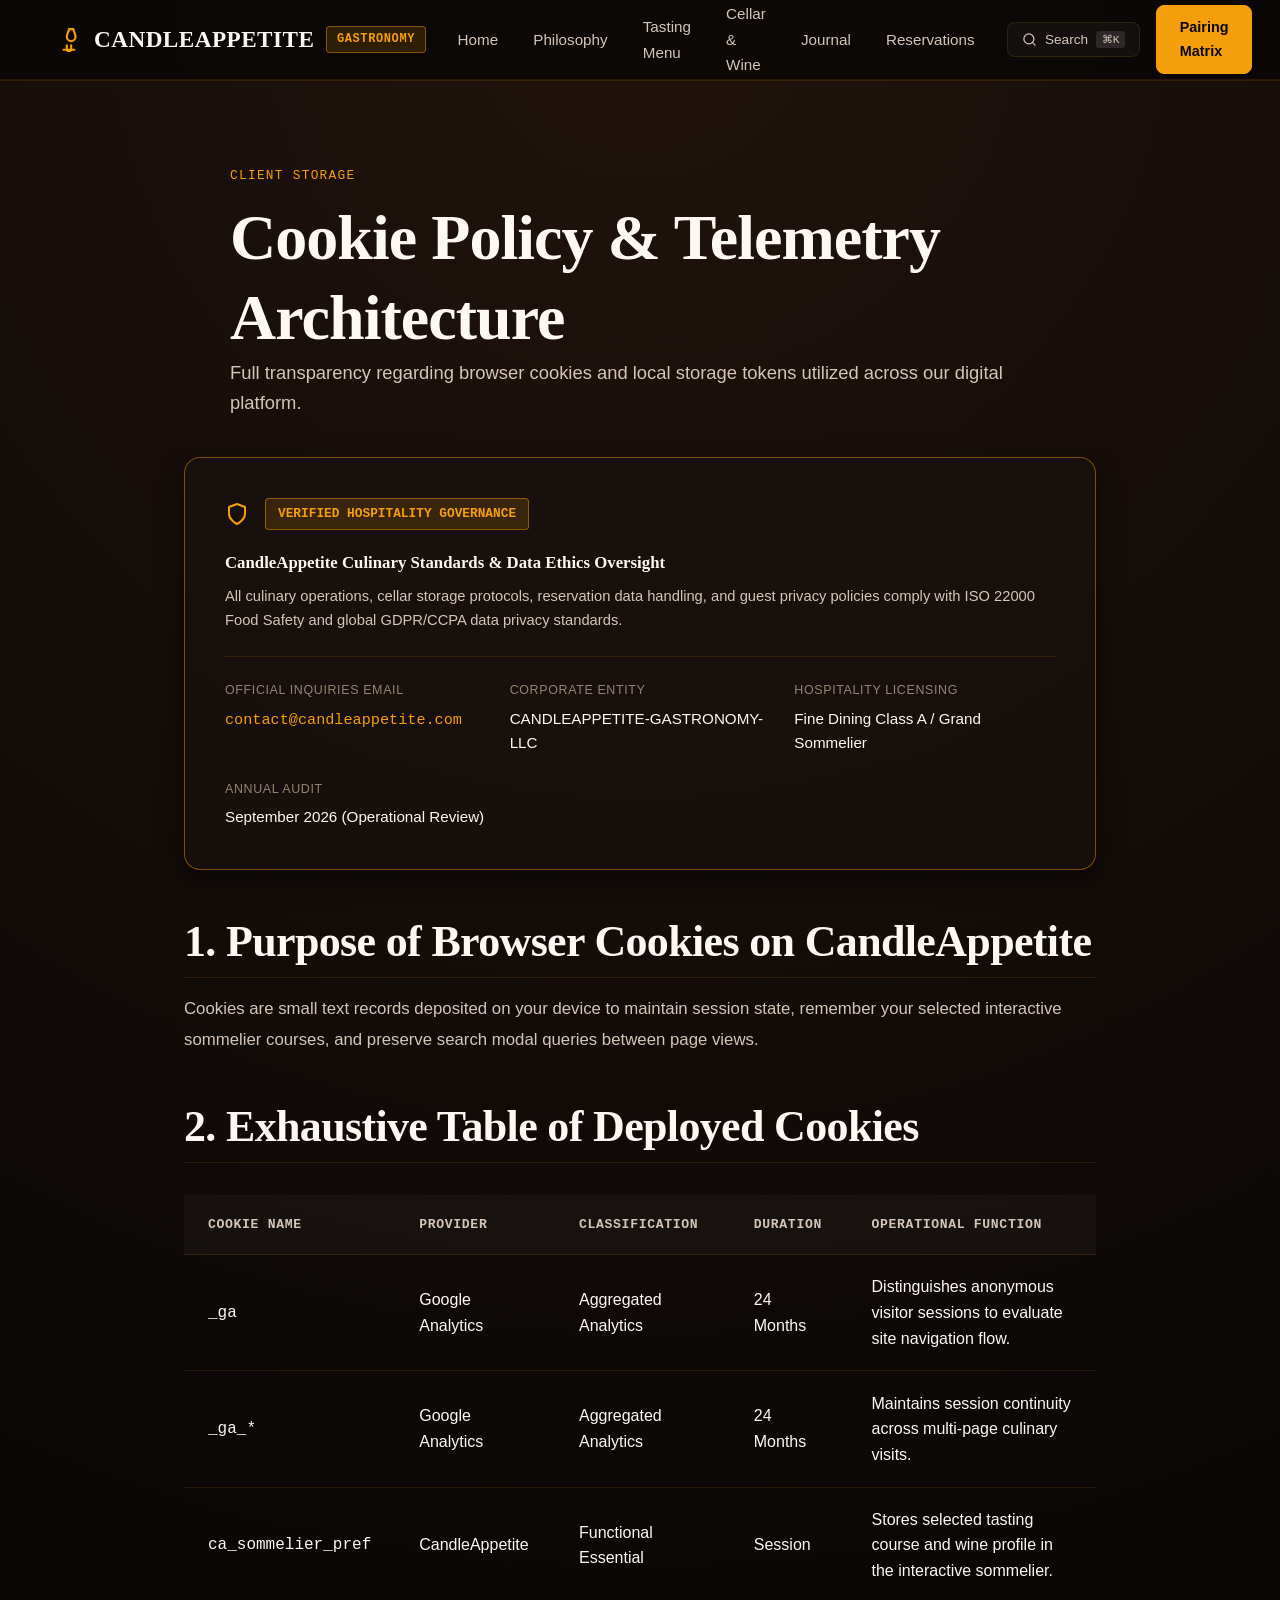
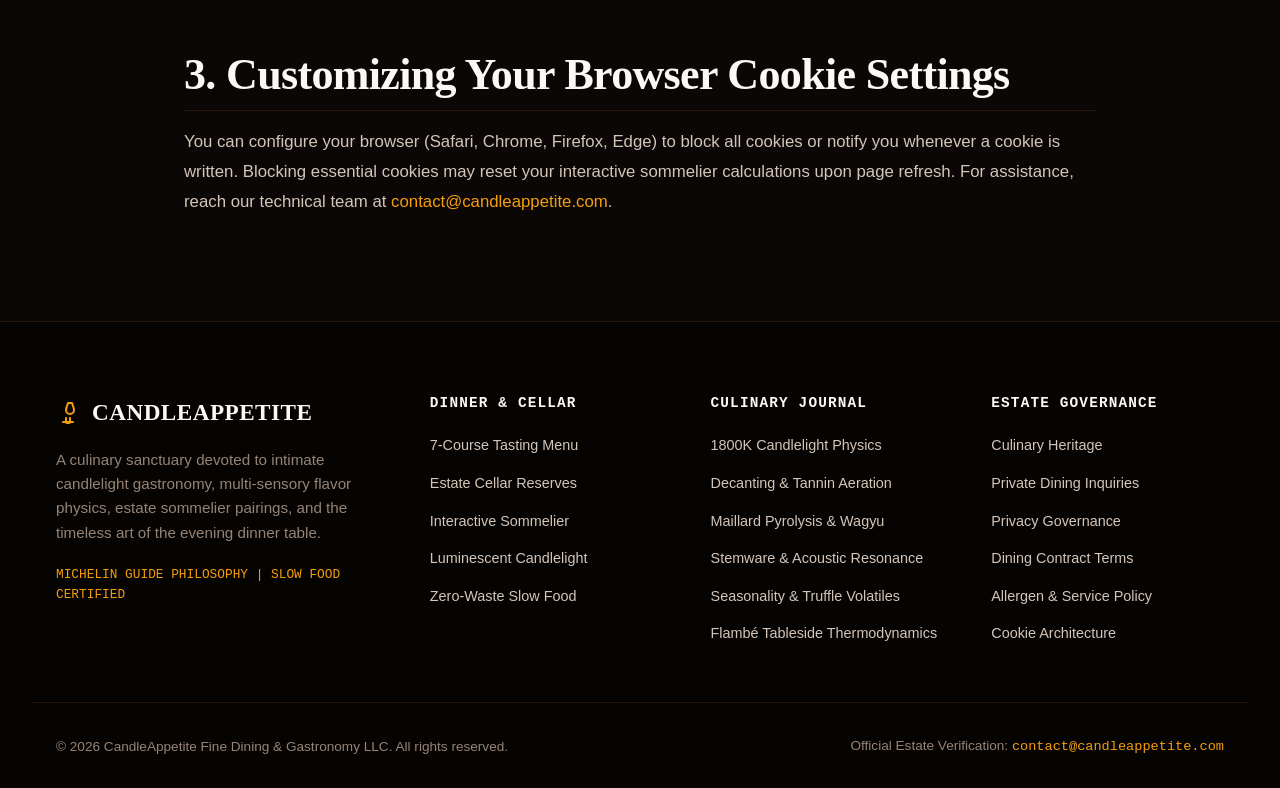
<file: cookie-policy.html>
<!DOCTYPE html>
<html lang="en">
<head>
  <meta charset="UTF-8">
  <meta name="viewport" content="width=device-width, initial-scale=1.0">
  <title>Cookie Policy & Client Storage — CandleAppetite</title>
  <meta name="description" content="Complete breakdown of cookies, analytics tokens, and client preferences utilized on candleappetite.com.">
  <link rel="canonical" href="https://candleappetite.com/cookies.html">
  <link rel="icon" href="favicon.ico" type="image/x-icon">
  <link rel="manifest" href="site.webmanifest">
  <link rel="stylesheet" href="assets/css/style.css?v=1.0">
  <!-- Google tag (gtag.js) -->
  <script async src="https://www.googletagmanager.com/gtag/js?id=G-0LY0HY7L01"></script>
  <script>
    window.dataLayer = window.dataLayer || [];
    function gtag(){dataLayer.push(arguments);}
    gtag('js', new Date());
    gtag('config', 'G-0LY0HY7L01');
  </script>
</head>
<body>
  <!-- Site Header -->
  <header class="site-header">
    <div class="container header-inner">
      <a href="index.html" class="brand-logo">
        <svg width="26" height="26" viewBox="0 0 24 24" fill="none" stroke="currentColor" stroke-width="2" stroke-linecap="round" stroke-linejoin="round" style="color: var(--accent-gold);">
          <path d="M12 2c-.5 2.5-2 4.5-2 7a4 4 0 0 0 8 0c0-2.5-1.5-4.5-2-7z"></path>
          <path d="M10 17v4a1 1 0 0 0 1 1h2a1 1 0 0 0 1-1v-4"></path>
          <path d="M7 21h10"></path>
        </svg>
        <span>CANDLEAPPETITE</span>
        <span class="brand-badge">GASTRONOMY</span>
      </a>

      <!-- Desktop Navigation -->
      <nav aria-label="Main Navigation">
        <ul class="desktop-nav">
          <li><a href="index.html" class="">Home</a></li>
          <li><a href="about.html" class="">Philosophy</a></li>
          <li><a href="index.html#tasting">Tasting Menu</a></li>
          <li><a href="index.html#sommelier">Cellar &amp; Wine</a></li>
          <li><a href="blog/index.html" class="">Journal</a></li>
          <li><a href="contact.html" class="">Reservations</a></li>
          <!-- Desktop hidden policy items -->
          <li class="nav-item-policy"><a href="privacy-policy.html">Privacy</a></li>
          <li class="nav-item-policy"><a href="terms-and-conditions.html">Terms</a></li>
          <li class="nav-item-policy"><a href="disclaimer.html">Disclaimer</a></li>
          <li class="nav-item-policy"><a href="cookie-policy.html">Cookies</a></li>
        </ul>
      </nav>

      <div class="header-actions">
        <button type="button" class="search-trigger-btn" aria-label="Search culinary monographs">
          <svg width="15" height="15" viewBox="0 0 24 24" fill="none" stroke="currentColor" stroke-width="2" stroke-linecap="round" stroke-linejoin="round">
            <circle cx="11" cy="11" r="8"></circle>
            <line x1="21" y1="21" x2="16.65" y2="16.65"></line>
          </svg>
          <span>Search</span>
          <kbd style="font-family: var(--font-mono); font-size: 0.7rem; background: rgba(255,255,255,0.1); padding: 0.1rem 0.35rem; border-radius: 3px;">⌘K</kbd>
        </button>
        <a href="index.html#calculator" class="btn-dining btn-primary">Pairing Matrix</a>
        <button type="button" class="mobile-toggle" aria-label="Open Navigation Menu">
          <span></span>
          <span></span>
          <span></span>
        </button>
      </div>
    </div>
  </header>

  <!-- Mobile Navigation Drawer -->
  <div class="mobile-drawer-overlay"></div>
  <aside class="mobile-drawer">
    <div class="mobile-drawer-header">
      <div style="font-weight: 800; color: var(--text-primary); font-size: 1.1rem; display: flex; align-items: center; gap: 0.5rem; font-family: var(--font-serif);">
        <span style="color: var(--accent-gold);">CA</span> GASTRONOMY
      </div>
      <button type="button" class="mobile-drawer-close" aria-label="Close menu">&times;</button>
    </div>
    <ul class="mobile-nav-list">
      <li><a href="index.html" class="">Home</a></li>
      <li><a href="about.html" class="">Culinary Philosophy</a></li>
      <li><a href="index.html#tasting">Tasting Menu</a></li>
      <li><a href="index.html#sommelier">Cellar &amp; Wine Pairings</a></li>
      <li><a href="index.html#calculator">Interactive Sommelier</a></li>
      <li><a href="blog/index.html" class="">Gastronomy Monographs</a></li>
      <li><a href="contact.html" class="">Table Reservations</a></li>
      <li style="margin-top: 1rem; padding-top: 1rem; border-top: 1px solid var(--border-subtle);"><a href="privacy-policy.html">Privacy Policy</a></li>
      <li><a href="terms-and-conditions.html">Terms &amp; Conditions</a></li>
      <li><a href="disclaimer.html">Allergen &amp; Dining Disclaimer</a></li>
      <li><a href="cookie-policy.html">Cookie Preferences</a></li>
    </ul>
  </aside>

  <!-- Search Modal -->
  <div class="search-modal-backdrop">
    <div class="search-modal">
      <div class="search-modal-header">
        <svg width="18" height="18" viewBox="0 0 24 24" fill="none" stroke="currentColor" stroke-width="2" stroke-linecap="round" stroke-linejoin="round" style="color: var(--accent-gold);">
          <circle cx="11" cy="11" r="8"></circle>
          <line x1="21" y1="21" x2="16.65" y2="16.65"></line>
        </svg>
        <input type="text" class="search-modal-input" placeholder="Search tasting courses, cellar vintages, candlelight physics..." aria-label="Search query input">
        <span style="font-size: 0.75rem; color: var(--text-muted); font-family: var(--font-mono);">ESC to close</span>
      </div>
      <div class="search-modal-results"></div>
    </div>
  </div>

  <main id="main-content">
    <section class="section-wrapper">
      <div class="container" style="max-width: 960px;">
        <div class="section-header" style="text-align: left; margin-bottom: 2rem;">
          <span class="section-eyebrow">Client Storage</span>
          <h1>Cookie Policy &amp; Telemetry Architecture</h1>
          <p class="section-lead">Full transparency regarding browser cookies and local storage tokens utilized across our digital platform.</p>
        </div>

        
      <div class="governance-card">
        <div class="governance-header">
          <svg width="24" height="24" viewBox="0 0 24 24" fill="none" stroke="currentColor" stroke-width="2" stroke-linecap="round" stroke-linejoin="round" style="color: var(--accent-gold);">
            <path d="M12 22s8-4 8-10V5l-8-3-8 3v7c0 6 8 10 8 10z"></path>
          </svg>
          <span class="governance-badge">VERIFIED HOSPITALITY GOVERNANCE</span>
        </div>
        <p style="margin-bottom: 0.5rem; color: var(--text-primary); font-size: 1.05rem; font-weight: 600; font-family: var(--font-serif);">
          CandleAppetite Culinary Standards &amp; Data Ethics Oversight
        </p>
        <p style="font-size: 0.92rem; color: var(--text-secondary); margin-bottom: 0;">
          All culinary operations, cellar storage protocols, reservation data handling, and guest privacy policies comply with ISO 22000 Food Safety and global GDPR/CCPA data privacy standards.
        </p>
        <div class="governance-grid">
          <div class="governance-item">
            <dt>Official Inquiries Email</dt>
            <dd><a href="mailto:contact@candleappetite.com" style="color: var(--accent-gold); font-family: var(--font-mono);">contact@candleappetite.com</a></dd>
          </div>
          <div class="governance-item">
            <dt>Corporate Entity</dt>
            <dd>CANDLEAPPETITE-GASTRONOMY-LLC</dd>
          </div>
          <div class="governance-item">
            <dt>Hospitality Licensing</dt>
            <dd>Fine Dining Class A / Grand Sommelier</dd>
          </div>
          <div class="governance-item">
            <dt>Annual Audit</dt>
            <dd>September 2026 (Operational Review)</dd>
          </div>
        </div>
      </div>
    

        <div class="post-content">
          <h2>1. Purpose of Browser Cookies on CandleAppetite</h2>
          <p>Cookies are small text records deposited on your device to maintain session state, remember your selected interactive sommelier courses, and preserve search modal queries between page views.</p>

          <h2>2. Exhaustive Table of Deployed Cookies</h2>
          <table class="pairing-table" style="margin: 2rem 0;">
            <thead>
              <tr>
                <th>Cookie Name</th>
                <th>Provider</th>
                <th>Classification</th>
                <th>Duration</th>
                <th>Operational Function</th>
              </tr>
            </thead>
            <tbody>
              <tr>
                <td><code>_ga</code></td>
                <td>Google Analytics</td>
                <td>Aggregated Analytics</td>
                <td>24 Months</td>
                <td>Distinguishes anonymous visitor sessions to evaluate site navigation flow.</td>
              </tr>
              <tr>
                <td><code>_ga_*</code></td>
                <td>Google Analytics</td>
                <td>Aggregated Analytics</td>
                <td>24 Months</td>
                <td>Maintains session continuity across multi-page culinary visits.</td>
              </tr>
              <tr>
                <td><code>ca_sommelier_pref</code></td>
                <td>CandleAppetite</td>
                <td>Functional Essential</td>
                <td>Session</td>
                <td>Stores selected tasting course and wine profile in the interactive sommelier.</td>
              </tr>
            </tbody>
          </table>

          <h2>3. Customizing Your Browser Cookie Settings</h2>
          <p>You can configure your browser (Safari, Chrome, Firefox, Edge) to block all cookies or notify you whenever a cookie is written. Blocking essential cookies may reset your interactive sommelier calculations upon page refresh. For assistance, reach our technical team at <a href="mailto:contact@candleappetite.com">contact@candleappetite.com</a>.</p>
        </div>
      </div>
    </section>
  </main>

  <!-- Site Footer -->
  <footer class="site-footer">
    <div class="container footer-grid">
      <div class="footer-brand">
        <a href="index.html" class="brand-logo">
          <svg width="24" height="24" viewBox="0 0 24 24" fill="none" stroke="currentColor" stroke-width="2" stroke-linecap="round" stroke-linejoin="round" style="color: var(--accent-gold);">
            <path d="M12 2c-.5 2.5-2 4.5-2 7a4 4 0 0 0 8 0c0-2.5-1.5-4.5-2-7z"></path>
            <path d="M10 17v4a1 1 0 0 0 1 1h2a1 1 0 0 0 1-1v-4"></path>
            <path d="M7 21h10"></path>
          </svg>
          <span>CANDLEAPPETITE</span>
        </a>
        <p>A culinary sanctuary devoted to intimate candlelight gastronomy, multi-sensory flavor physics, estate sommelier pairings, and the timeless art of the evening dinner table.</p>
        <div style="margin-top: 1.25rem; font-family: var(--font-mono); font-size: 0.8rem; color: var(--accent-gold);">
          MICHELIN GUIDE PHILOSOPHY | SLOW FOOD CERTIFIED
        </div>
      </div>

      <div class="footer-col">
        <h4>Dinner &amp; Cellar</h4>
        <ul>
          <li><a href="index.html#tasting">7-Course Tasting Menu</a></li>
          <li><a href="index.html#sommelier">Estate Cellar Reserves</a></li>
          <li><a href="index.html#calculator">Interactive Sommelier</a></li>
          <li><a href="index.html#ambiance">Luminescent Candlelight</a></li>
          <li><a href="index.html#ethics">Zero-Waste Slow Food</a></li>
        </ul>
      </div>

      <div class="footer-col">
        <h4>Culinary Journal</h4>
        <ul>
          <li><a href="blog/candlelight-illumination-sensory-gastronomy.html">1800K Candlelight Physics</a></li>
          <li><a href="blog/wine-decanting-aeration-fluid-dynamics.html">Decanting &amp; Tannin Aeration</a></li>
          <li><a href="blog/maillard-reaction-protein-searing-flavor.html">Maillard Pyrolysis &amp; Wagyu</a></li>
          <li><a href="blog/table-setting-ergonomics-crystal-geometry.html">Stemware &amp; Acoustic Resonance</a></li>
          <li><a href="blog/slow-food-seasonality-truffle-chemistry.html">Seasonality &amp; Truffle Volatiles</a></li>
          <li><a href="blog/flambe-thermodynamics-alcohol-caramelization.html">Flambé Tableside Thermodynamics</a></li>
        </ul>
      </div>

      <div class="footer-col">
        <h4>Estate Governance</h4>
        <ul>
          <li><a href="about.html">Culinary Heritage</a></li>
          <li><a href="contact.html">Private Dining Inquiries</a></li>
          <li><a href="privacy-policy.html">Privacy Governance</a></li>
          <li><a href="terms-and-conditions.html">Dining Contract Terms</a></li>
          <li><a href="disclaimer.html">Allergen &amp; Service Policy</a></li>
          <li><a href="cookie-policy.html">Cookie Architecture</a></li>
        </ul>
      </div>
    </div>

    <div class="container footer-bottom">
      <div>&copy; 2026 CandleAppetite Fine Dining &amp; Gastronomy LLC. All rights reserved.</div>
      <div>Official Estate Verification: <code style="color: var(--accent-gold); font-family: var(--font-mono);">contact@candleappetite.com</code></div>
    </div>
  </footer>

  <!-- Back to Top Button -->
  <button type="button" class="back-to-top" aria-label="Back to top">
    <svg width="20" height="20" viewBox="0 0 24 24" fill="none" stroke="currentColor" stroke-width="2" stroke-linecap="round" stroke-linejoin="round">
      <line x1="12" y1="19" x2="12" y2="5"></line>
      <polyline points="5 12 12 5 19 12"></polyline>
    </svg>
  </button>

  <script src="assets/js/main.js?v=1.0"></script>
</body>
</html>
</file>
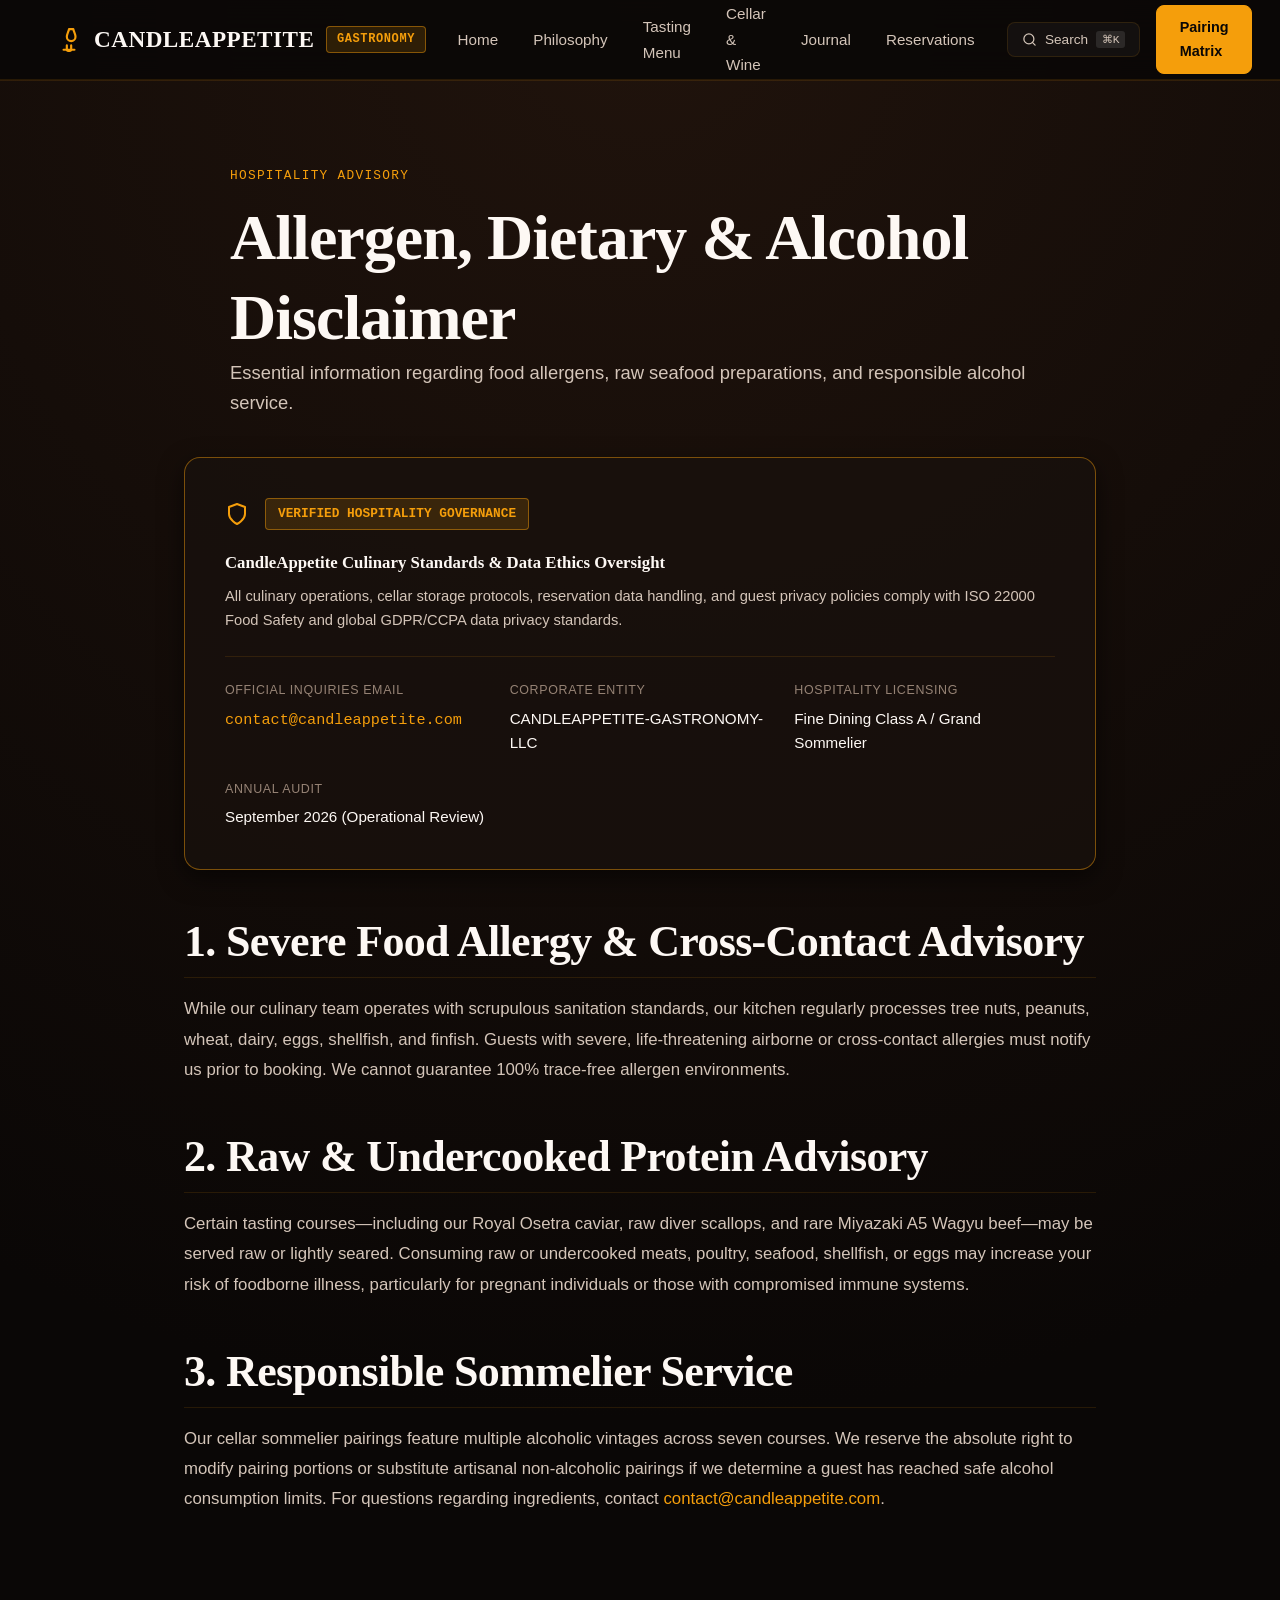
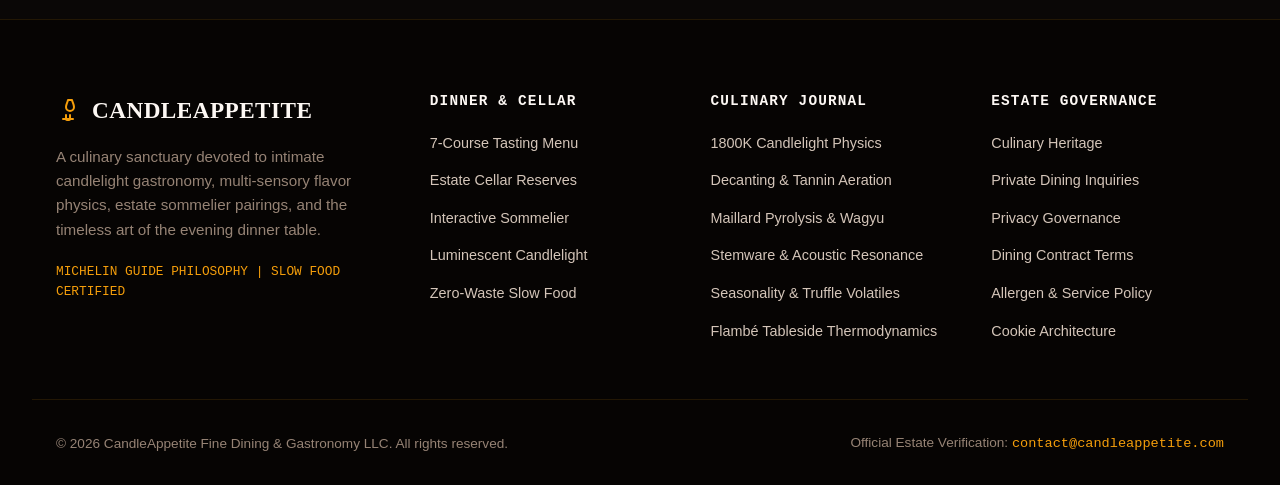
<file: disclaimer.html>
<!DOCTYPE html>
<html lang="en">
<head>
  <meta charset="UTF-8">
  <meta name="viewport" content="width=device-width, initial-scale=1.0">
  <title>Allergen, Dietary & Alcohol Disclaimer — CandleAppetite</title>
  <meta name="description" content="Essential advisory regarding food allergens, raw seafood preparations, and responsible sommelier wine service.">
  <link rel="canonical" href="https://candleappetite.com/disclaimer.html">
  <link rel="icon" href="favicon.ico" type="image/x-icon">
  <link rel="manifest" href="site.webmanifest">
  <link rel="stylesheet" href="assets/css/style.css?v=1.0">
  <!-- Google tag (gtag.js) -->
  <script async src="https://www.googletagmanager.com/gtag/js?id=G-0LY0HY7L01"></script>
  <script>
    window.dataLayer = window.dataLayer || [];
    function gtag(){dataLayer.push(arguments);}
    gtag('js', new Date());
    gtag('config', 'G-0LY0HY7L01');
  </script>
</head>
<body>
  <!-- Site Header -->
  <header class="site-header">
    <div class="container header-inner">
      <a href="index.html" class="brand-logo">
        <svg width="26" height="26" viewBox="0 0 24 24" fill="none" stroke="currentColor" stroke-width="2" stroke-linecap="round" stroke-linejoin="round" style="color: var(--accent-gold);">
          <path d="M12 2c-.5 2.5-2 4.5-2 7a4 4 0 0 0 8 0c0-2.5-1.5-4.5-2-7z"></path>
          <path d="M10 17v4a1 1 0 0 0 1 1h2a1 1 0 0 0 1-1v-4"></path>
          <path d="M7 21h10"></path>
        </svg>
        <span>CANDLEAPPETITE</span>
        <span class="brand-badge">GASTRONOMY</span>
      </a>

      <!-- Desktop Navigation -->
      <nav aria-label="Main Navigation">
        <ul class="desktop-nav">
          <li><a href="index.html" class="">Home</a></li>
          <li><a href="about.html" class="">Philosophy</a></li>
          <li><a href="index.html#tasting">Tasting Menu</a></li>
          <li><a href="index.html#sommelier">Cellar &amp; Wine</a></li>
          <li><a href="blog/index.html" class="">Journal</a></li>
          <li><a href="contact.html" class="">Reservations</a></li>
          <!-- Desktop hidden policy items -->
          <li class="nav-item-policy"><a href="privacy-policy.html">Privacy</a></li>
          <li class="nav-item-policy"><a href="terms-and-conditions.html">Terms</a></li>
          <li class="nav-item-policy"><a href="disclaimer.html">Disclaimer</a></li>
          <li class="nav-item-policy"><a href="cookie-policy.html">Cookies</a></li>
        </ul>
      </nav>

      <div class="header-actions">
        <button type="button" class="search-trigger-btn" aria-label="Search culinary monographs">
          <svg width="15" height="15" viewBox="0 0 24 24" fill="none" stroke="currentColor" stroke-width="2" stroke-linecap="round" stroke-linejoin="round">
            <circle cx="11" cy="11" r="8"></circle>
            <line x1="21" y1="21" x2="16.65" y2="16.65"></line>
          </svg>
          <span>Search</span>
          <kbd style="font-family: var(--font-mono); font-size: 0.7rem; background: rgba(255,255,255,0.1); padding: 0.1rem 0.35rem; border-radius: 3px;">⌘K</kbd>
        </button>
        <a href="index.html#calculator" class="btn-dining btn-primary">Pairing Matrix</a>
        <button type="button" class="mobile-toggle" aria-label="Open Navigation Menu">
          <span></span>
          <span></span>
          <span></span>
        </button>
      </div>
    </div>
  </header>

  <!-- Mobile Navigation Drawer -->
  <div class="mobile-drawer-overlay"></div>
  <aside class="mobile-drawer">
    <div class="mobile-drawer-header">
      <div style="font-weight: 800; color: var(--text-primary); font-size: 1.1rem; display: flex; align-items: center; gap: 0.5rem; font-family: var(--font-serif);">
        <span style="color: var(--accent-gold);">CA</span> GASTRONOMY
      </div>
      <button type="button" class="mobile-drawer-close" aria-label="Close menu">&times;</button>
    </div>
    <ul class="mobile-nav-list">
      <li><a href="index.html" class="">Home</a></li>
      <li><a href="about.html" class="">Culinary Philosophy</a></li>
      <li><a href="index.html#tasting">Tasting Menu</a></li>
      <li><a href="index.html#sommelier">Cellar &amp; Wine Pairings</a></li>
      <li><a href="index.html#calculator">Interactive Sommelier</a></li>
      <li><a href="blog/index.html" class="">Gastronomy Monographs</a></li>
      <li><a href="contact.html" class="">Table Reservations</a></li>
      <li style="margin-top: 1rem; padding-top: 1rem; border-top: 1px solid var(--border-subtle);"><a href="privacy-policy.html">Privacy Policy</a></li>
      <li><a href="terms-and-conditions.html">Terms &amp; Conditions</a></li>
      <li><a href="disclaimer.html">Allergen &amp; Dining Disclaimer</a></li>
      <li><a href="cookie-policy.html">Cookie Preferences</a></li>
    </ul>
  </aside>

  <!-- Search Modal -->
  <div class="search-modal-backdrop">
    <div class="search-modal">
      <div class="search-modal-header">
        <svg width="18" height="18" viewBox="0 0 24 24" fill="none" stroke="currentColor" stroke-width="2" stroke-linecap="round" stroke-linejoin="round" style="color: var(--accent-gold);">
          <circle cx="11" cy="11" r="8"></circle>
          <line x1="21" y1="21" x2="16.65" y2="16.65"></line>
        </svg>
        <input type="text" class="search-modal-input" placeholder="Search tasting courses, cellar vintages, candlelight physics..." aria-label="Search query input">
        <span style="font-size: 0.75rem; color: var(--text-muted); font-family: var(--font-mono);">ESC to close</span>
      </div>
      <div class="search-modal-results"></div>
    </div>
  </div>

  <main id="main-content">
    <section class="section-wrapper">
      <div class="container" style="max-width: 960px;">
        <div class="section-header" style="text-align: left; margin-bottom: 2rem;">
          <span class="section-eyebrow">Hospitality Advisory</span>
          <h1>Allergen, Dietary &amp; Alcohol Disclaimer</h1>
          <p class="section-lead">Essential information regarding food allergens, raw seafood preparations, and responsible alcohol service.</p>
        </div>

        
      <div class="governance-card">
        <div class="governance-header">
          <svg width="24" height="24" viewBox="0 0 24 24" fill="none" stroke="currentColor" stroke-width="2" stroke-linecap="round" stroke-linejoin="round" style="color: var(--accent-gold);">
            <path d="M12 22s8-4 8-10V5l-8-3-8 3v7c0 6 8 10 8 10z"></path>
          </svg>
          <span class="governance-badge">VERIFIED HOSPITALITY GOVERNANCE</span>
        </div>
        <p style="margin-bottom: 0.5rem; color: var(--text-primary); font-size: 1.05rem; font-weight: 600; font-family: var(--font-serif);">
          CandleAppetite Culinary Standards &amp; Data Ethics Oversight
        </p>
        <p style="font-size: 0.92rem; color: var(--text-secondary); margin-bottom: 0;">
          All culinary operations, cellar storage protocols, reservation data handling, and guest privacy policies comply with ISO 22000 Food Safety and global GDPR/CCPA data privacy standards.
        </p>
        <div class="governance-grid">
          <div class="governance-item">
            <dt>Official Inquiries Email</dt>
            <dd><a href="mailto:contact@candleappetite.com" style="color: var(--accent-gold); font-family: var(--font-mono);">contact@candleappetite.com</a></dd>
          </div>
          <div class="governance-item">
            <dt>Corporate Entity</dt>
            <dd>CANDLEAPPETITE-GASTRONOMY-LLC</dd>
          </div>
          <div class="governance-item">
            <dt>Hospitality Licensing</dt>
            <dd>Fine Dining Class A / Grand Sommelier</dd>
          </div>
          <div class="governance-item">
            <dt>Annual Audit</dt>
            <dd>September 2026 (Operational Review)</dd>
          </div>
        </div>
      </div>
    

        <div class="post-content">
          <h2>1. Severe Food Allergy &amp; Cross-Contact Advisory</h2>
          <p>While our culinary team operates with scrupulous sanitation standards, our kitchen regularly processes tree nuts, peanuts, wheat, dairy, eggs, shellfish, and finfish. Guests with severe, life-threatening airborne or cross-contact allergies must notify us prior to booking. We cannot guarantee 100% trace-free allergen environments.</p>

          <h2>2. Raw &amp; Undercooked Protein Advisory</h2>
          <p>Certain tasting courses—including our Royal Osetra caviar, raw diver scallops, and rare Miyazaki A5 Wagyu beef—may be served raw or lightly seared. Consuming raw or undercooked meats, poultry, seafood, shellfish, or eggs may increase your risk of foodborne illness, particularly for pregnant individuals or those with compromised immune systems.</p>

          <h2>3. Responsible Sommelier Service</h2>
          <p>Our cellar sommelier pairings feature multiple alcoholic vintages across seven courses. We reserve the absolute right to modify pairing portions or substitute artisanal non-alcoholic pairings if we determine a guest has reached safe alcohol consumption limits. For questions regarding ingredients, contact <a href="mailto:contact@candleappetite.com">contact@candleappetite.com</a>.</p>
        </div>
      </div>
    </section>
  </main>

  <!-- Site Footer -->
  <footer class="site-footer">
    <div class="container footer-grid">
      <div class="footer-brand">
        <a href="index.html" class="brand-logo">
          <svg width="24" height="24" viewBox="0 0 24 24" fill="none" stroke="currentColor" stroke-width="2" stroke-linecap="round" stroke-linejoin="round" style="color: var(--accent-gold);">
            <path d="M12 2c-.5 2.5-2 4.5-2 7a4 4 0 0 0 8 0c0-2.5-1.5-4.5-2-7z"></path>
            <path d="M10 17v4a1 1 0 0 0 1 1h2a1 1 0 0 0 1-1v-4"></path>
            <path d="M7 21h10"></path>
          </svg>
          <span>CANDLEAPPETITE</span>
        </a>
        <p>A culinary sanctuary devoted to intimate candlelight gastronomy, multi-sensory flavor physics, estate sommelier pairings, and the timeless art of the evening dinner table.</p>
        <div style="margin-top: 1.25rem; font-family: var(--font-mono); font-size: 0.8rem; color: var(--accent-gold);">
          MICHELIN GUIDE PHILOSOPHY | SLOW FOOD CERTIFIED
        </div>
      </div>

      <div class="footer-col">
        <h4>Dinner &amp; Cellar</h4>
        <ul>
          <li><a href="index.html#tasting">7-Course Tasting Menu</a></li>
          <li><a href="index.html#sommelier">Estate Cellar Reserves</a></li>
          <li><a href="index.html#calculator">Interactive Sommelier</a></li>
          <li><a href="index.html#ambiance">Luminescent Candlelight</a></li>
          <li><a href="index.html#ethics">Zero-Waste Slow Food</a></li>
        </ul>
      </div>

      <div class="footer-col">
        <h4>Culinary Journal</h4>
        <ul>
          <li><a href="blog/candlelight-illumination-sensory-gastronomy.html">1800K Candlelight Physics</a></li>
          <li><a href="blog/wine-decanting-aeration-fluid-dynamics.html">Decanting &amp; Tannin Aeration</a></li>
          <li><a href="blog/maillard-reaction-protein-searing-flavor.html">Maillard Pyrolysis &amp; Wagyu</a></li>
          <li><a href="blog/table-setting-ergonomics-crystal-geometry.html">Stemware &amp; Acoustic Resonance</a></li>
          <li><a href="blog/slow-food-seasonality-truffle-chemistry.html">Seasonality &amp; Truffle Volatiles</a></li>
          <li><a href="blog/flambe-thermodynamics-alcohol-caramelization.html">Flambé Tableside Thermodynamics</a></li>
        </ul>
      </div>

      <div class="footer-col">
        <h4>Estate Governance</h4>
        <ul>
          <li><a href="about.html">Culinary Heritage</a></li>
          <li><a href="contact.html">Private Dining Inquiries</a></li>
          <li><a href="privacy-policy.html">Privacy Governance</a></li>
          <li><a href="terms-and-conditions.html">Dining Contract Terms</a></li>
          <li><a href="disclaimer.html">Allergen &amp; Service Policy</a></li>
          <li><a href="cookie-policy.html">Cookie Architecture</a></li>
        </ul>
      </div>
    </div>

    <div class="container footer-bottom">
      <div>&copy; 2026 CandleAppetite Fine Dining &amp; Gastronomy LLC. All rights reserved.</div>
      <div>Official Estate Verification: <code style="color: var(--accent-gold); font-family: var(--font-mono);">contact@candleappetite.com</code></div>
    </div>
  </footer>

  <!-- Back to Top Button -->
  <button type="button" class="back-to-top" aria-label="Back to top">
    <svg width="20" height="20" viewBox="0 0 24 24" fill="none" stroke="currentColor" stroke-width="2" stroke-linecap="round" stroke-linejoin="round">
      <line x1="12" y1="19" x2="12" y2="5"></line>
      <polyline points="5 12 12 5 19 12"></polyline>
    </svg>
  </button>

  <script src="assets/js/main.js?v=1.0"></script>
</body>
</html>
</file>
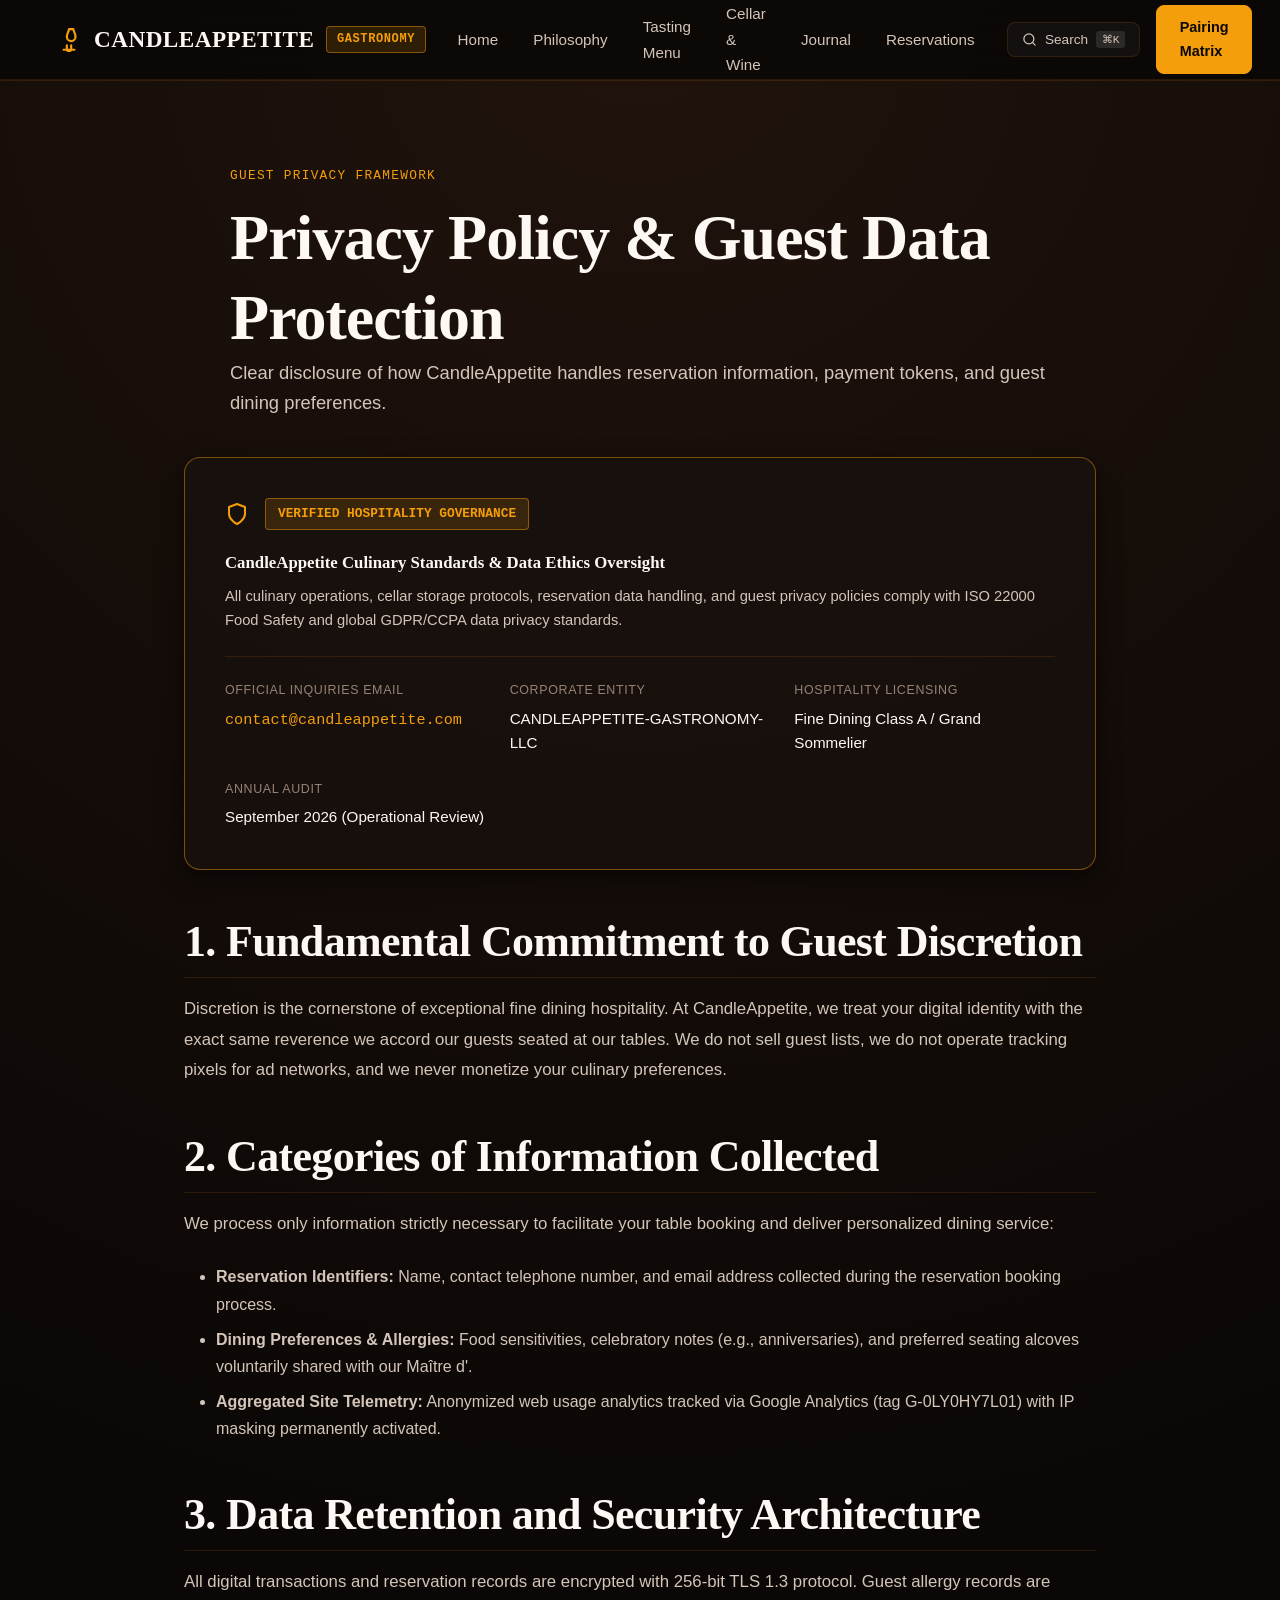
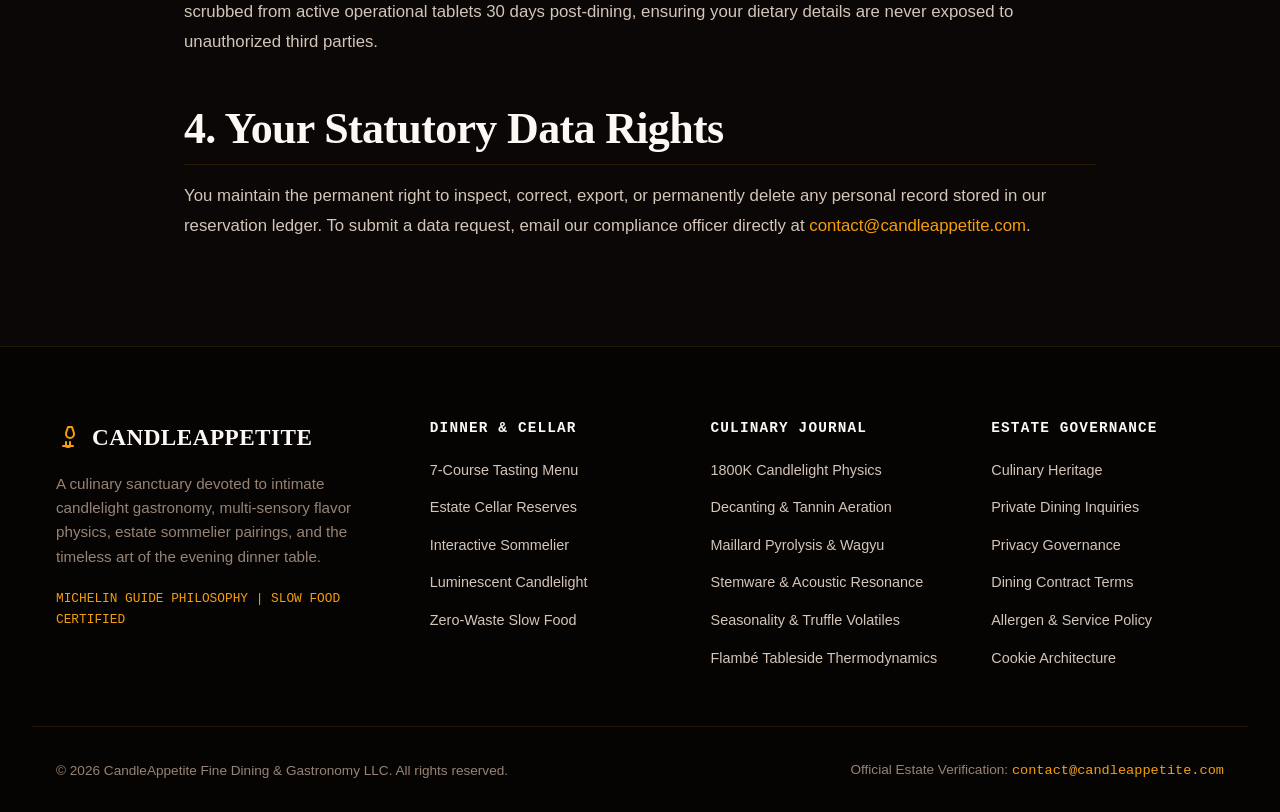
<file: privacy-policy.html>
<!DOCTYPE html>
<html lang="en">
<head>
  <meta charset="UTF-8">
  <meta name="viewport" content="width=device-width, initial-scale=1.0">
  <title>Privacy Policy & Guest Discretion — CandleAppetite</title>
  <meta name="description" content="Transparent privacy practices, GDPR compliance, and guest discretion protocols for candleappetite.com.">
  <link rel="canonical" href="https://candleappetite.com/privacy.html">
  <link rel="icon" href="favicon.ico" type="image/x-icon">
  <link rel="manifest" href="site.webmanifest">
  <link rel="stylesheet" href="assets/css/style.css?v=1.0">
  <!-- Google tag (gtag.js) -->
  <script async src="https://www.googletagmanager.com/gtag/js?id=G-0LY0HY7L01"></script>
  <script>
    window.dataLayer = window.dataLayer || [];
    function gtag(){dataLayer.push(arguments);}
    gtag('js', new Date());
    gtag('config', 'G-0LY0HY7L01');
  </script>
</head>
<body>
  <!-- Site Header -->
  <header class="site-header">
    <div class="container header-inner">
      <a href="index.html" class="brand-logo">
        <svg width="26" height="26" viewBox="0 0 24 24" fill="none" stroke="currentColor" stroke-width="2" stroke-linecap="round" stroke-linejoin="round" style="color: var(--accent-gold);">
          <path d="M12 2c-.5 2.5-2 4.5-2 7a4 4 0 0 0 8 0c0-2.5-1.5-4.5-2-7z"></path>
          <path d="M10 17v4a1 1 0 0 0 1 1h2a1 1 0 0 0 1-1v-4"></path>
          <path d="M7 21h10"></path>
        </svg>
        <span>CANDLEAPPETITE</span>
        <span class="brand-badge">GASTRONOMY</span>
      </a>

      <!-- Desktop Navigation -->
      <nav aria-label="Main Navigation">
        <ul class="desktop-nav">
          <li><a href="index.html" class="">Home</a></li>
          <li><a href="about.html" class="">Philosophy</a></li>
          <li><a href="index.html#tasting">Tasting Menu</a></li>
          <li><a href="index.html#sommelier">Cellar &amp; Wine</a></li>
          <li><a href="blog/index.html" class="">Journal</a></li>
          <li><a href="contact.html" class="">Reservations</a></li>
          <!-- Desktop hidden policy items -->
          <li class="nav-item-policy"><a href="privacy-policy.html">Privacy</a></li>
          <li class="nav-item-policy"><a href="terms-and-conditions.html">Terms</a></li>
          <li class="nav-item-policy"><a href="disclaimer.html">Disclaimer</a></li>
          <li class="nav-item-policy"><a href="cookie-policy.html">Cookies</a></li>
        </ul>
      </nav>

      <div class="header-actions">
        <button type="button" class="search-trigger-btn" aria-label="Search culinary monographs">
          <svg width="15" height="15" viewBox="0 0 24 24" fill="none" stroke="currentColor" stroke-width="2" stroke-linecap="round" stroke-linejoin="round">
            <circle cx="11" cy="11" r="8"></circle>
            <line x1="21" y1="21" x2="16.65" y2="16.65"></line>
          </svg>
          <span>Search</span>
          <kbd style="font-family: var(--font-mono); font-size: 0.7rem; background: rgba(255,255,255,0.1); padding: 0.1rem 0.35rem; border-radius: 3px;">⌘K</kbd>
        </button>
        <a href="index.html#calculator" class="btn-dining btn-primary">Pairing Matrix</a>
        <button type="button" class="mobile-toggle" aria-label="Open Navigation Menu">
          <span></span>
          <span></span>
          <span></span>
        </button>
      </div>
    </div>
  </header>

  <!-- Mobile Navigation Drawer -->
  <div class="mobile-drawer-overlay"></div>
  <aside class="mobile-drawer">
    <div class="mobile-drawer-header">
      <div style="font-weight: 800; color: var(--text-primary); font-size: 1.1rem; display: flex; align-items: center; gap: 0.5rem; font-family: var(--font-serif);">
        <span style="color: var(--accent-gold);">CA</span> GASTRONOMY
      </div>
      <button type="button" class="mobile-drawer-close" aria-label="Close menu">&times;</button>
    </div>
    <ul class="mobile-nav-list">
      <li><a href="index.html" class="">Home</a></li>
      <li><a href="about.html" class="">Culinary Philosophy</a></li>
      <li><a href="index.html#tasting">Tasting Menu</a></li>
      <li><a href="index.html#sommelier">Cellar &amp; Wine Pairings</a></li>
      <li><a href="index.html#calculator">Interactive Sommelier</a></li>
      <li><a href="blog/index.html" class="">Gastronomy Monographs</a></li>
      <li><a href="contact.html" class="">Table Reservations</a></li>
      <li style="margin-top: 1rem; padding-top: 1rem; border-top: 1px solid var(--border-subtle);"><a href="privacy-policy.html">Privacy Policy</a></li>
      <li><a href="terms-and-conditions.html">Terms &amp; Conditions</a></li>
      <li><a href="disclaimer.html">Allergen &amp; Dining Disclaimer</a></li>
      <li><a href="cookie-policy.html">Cookie Preferences</a></li>
    </ul>
  </aside>

  <!-- Search Modal -->
  <div class="search-modal-backdrop">
    <div class="search-modal">
      <div class="search-modal-header">
        <svg width="18" height="18" viewBox="0 0 24 24" fill="none" stroke="currentColor" stroke-width="2" stroke-linecap="round" stroke-linejoin="round" style="color: var(--accent-gold);">
          <circle cx="11" cy="11" r="8"></circle>
          <line x1="21" y1="21" x2="16.65" y2="16.65"></line>
        </svg>
        <input type="text" class="search-modal-input" placeholder="Search tasting courses, cellar vintages, candlelight physics..." aria-label="Search query input">
        <span style="font-size: 0.75rem; color: var(--text-muted); font-family: var(--font-mono);">ESC to close</span>
      </div>
      <div class="search-modal-results"></div>
    </div>
  </div>

  <main id="main-content">
    <section class="section-wrapper">
      <div class="container" style="max-width: 960px;">
        <div class="section-header" style="text-align: left; margin-bottom: 2rem;">
          <span class="section-eyebrow">Guest Privacy Framework</span>
          <h1>Privacy Policy &amp; Guest Data Protection</h1>
          <p class="section-lead">Clear disclosure of how CandleAppetite handles reservation information, payment tokens, and guest dining preferences.</p>
        </div>

        
      <div class="governance-card">
        <div class="governance-header">
          <svg width="24" height="24" viewBox="0 0 24 24" fill="none" stroke="currentColor" stroke-width="2" stroke-linecap="round" stroke-linejoin="round" style="color: var(--accent-gold);">
            <path d="M12 22s8-4 8-10V5l-8-3-8 3v7c0 6 8 10 8 10z"></path>
          </svg>
          <span class="governance-badge">VERIFIED HOSPITALITY GOVERNANCE</span>
        </div>
        <p style="margin-bottom: 0.5rem; color: var(--text-primary); font-size: 1.05rem; font-weight: 600; font-family: var(--font-serif);">
          CandleAppetite Culinary Standards &amp; Data Ethics Oversight
        </p>
        <p style="font-size: 0.92rem; color: var(--text-secondary); margin-bottom: 0;">
          All culinary operations, cellar storage protocols, reservation data handling, and guest privacy policies comply with ISO 22000 Food Safety and global GDPR/CCPA data privacy standards.
        </p>
        <div class="governance-grid">
          <div class="governance-item">
            <dt>Official Inquiries Email</dt>
            <dd><a href="mailto:contact@candleappetite.com" style="color: var(--accent-gold); font-family: var(--font-mono);">contact@candleappetite.com</a></dd>
          </div>
          <div class="governance-item">
            <dt>Corporate Entity</dt>
            <dd>CANDLEAPPETITE-GASTRONOMY-LLC</dd>
          </div>
          <div class="governance-item">
            <dt>Hospitality Licensing</dt>
            <dd>Fine Dining Class A / Grand Sommelier</dd>
          </div>
          <div class="governance-item">
            <dt>Annual Audit</dt>
            <dd>September 2026 (Operational Review)</dd>
          </div>
        </div>
      </div>
    

        <div class="post-content">
          <h2>1. Fundamental Commitment to Guest Discretion</h2>
          <p>Discretion is the cornerstone of exceptional fine dining hospitality. At CandleAppetite, we treat your digital identity with the exact same reverence we accord our guests seated at our tables. We do not sell guest lists, we do not operate tracking pixels for ad networks, and we never monetize your culinary preferences.</p>

          <h2>2. Categories of Information Collected</h2>
          <p>We process only information strictly necessary to facilitate your table booking and deliver personalized dining service:</p>
          <ul>
            <li><strong>Reservation Identifiers:</strong> Name, contact telephone number, and email address collected during the reservation booking process.</li>
            <li><strong>Dining Preferences &amp; Allergies:</strong> Food sensitivities, celebratory notes (e.g., anniversaries), and preferred seating alcoves voluntarily shared with our Maître d'.</li>
            <li><strong>Aggregated Site Telemetry:</strong> Anonymized web usage analytics tracked via Google Analytics (tag G-0LY0HY7L01) with IP masking permanently activated.</li>
          </ul>

          <h2>3. Data Retention and Security Architecture</h2>
          <p>All digital transactions and reservation records are encrypted with 256-bit TLS 1.3 protocol. Guest allergy records are scrubbed from active operational tablets 30 days post-dining, ensuring your dietary details are never exposed to unauthorized third parties.</p>

          <h2>4. Your Statutory Data Rights</h2>
          <p>You maintain the permanent right to inspect, correct, export, or permanently delete any personal record stored in our reservation ledger. To submit a data request, email our compliance officer directly at <a href="mailto:contact@candleappetite.com">contact@candleappetite.com</a>.</p>
        </div>
      </div>
    </section>
  </main>

  <!-- Site Footer -->
  <footer class="site-footer">
    <div class="container footer-grid">
      <div class="footer-brand">
        <a href="index.html" class="brand-logo">
          <svg width="24" height="24" viewBox="0 0 24 24" fill="none" stroke="currentColor" stroke-width="2" stroke-linecap="round" stroke-linejoin="round" style="color: var(--accent-gold);">
            <path d="M12 2c-.5 2.5-2 4.5-2 7a4 4 0 0 0 8 0c0-2.5-1.5-4.5-2-7z"></path>
            <path d="M10 17v4a1 1 0 0 0 1 1h2a1 1 0 0 0 1-1v-4"></path>
            <path d="M7 21h10"></path>
          </svg>
          <span>CANDLEAPPETITE</span>
        </a>
        <p>A culinary sanctuary devoted to intimate candlelight gastronomy, multi-sensory flavor physics, estate sommelier pairings, and the timeless art of the evening dinner table.</p>
        <div style="margin-top: 1.25rem; font-family: var(--font-mono); font-size: 0.8rem; color: var(--accent-gold);">
          MICHELIN GUIDE PHILOSOPHY | SLOW FOOD CERTIFIED
        </div>
      </div>

      <div class="footer-col">
        <h4>Dinner &amp; Cellar</h4>
        <ul>
          <li><a href="index.html#tasting">7-Course Tasting Menu</a></li>
          <li><a href="index.html#sommelier">Estate Cellar Reserves</a></li>
          <li><a href="index.html#calculator">Interactive Sommelier</a></li>
          <li><a href="index.html#ambiance">Luminescent Candlelight</a></li>
          <li><a href="index.html#ethics">Zero-Waste Slow Food</a></li>
        </ul>
      </div>

      <div class="footer-col">
        <h4>Culinary Journal</h4>
        <ul>
          <li><a href="blog/candlelight-illumination-sensory-gastronomy.html">1800K Candlelight Physics</a></li>
          <li><a href="blog/wine-decanting-aeration-fluid-dynamics.html">Decanting &amp; Tannin Aeration</a></li>
          <li><a href="blog/maillard-reaction-protein-searing-flavor.html">Maillard Pyrolysis &amp; Wagyu</a></li>
          <li><a href="blog/table-setting-ergonomics-crystal-geometry.html">Stemware &amp; Acoustic Resonance</a></li>
          <li><a href="blog/slow-food-seasonality-truffle-chemistry.html">Seasonality &amp; Truffle Volatiles</a></li>
          <li><a href="blog/flambe-thermodynamics-alcohol-caramelization.html">Flambé Tableside Thermodynamics</a></li>
        </ul>
      </div>

      <div class="footer-col">
        <h4>Estate Governance</h4>
        <ul>
          <li><a href="about.html">Culinary Heritage</a></li>
          <li><a href="contact.html">Private Dining Inquiries</a></li>
          <li><a href="privacy-policy.html">Privacy Governance</a></li>
          <li><a href="terms-and-conditions.html">Dining Contract Terms</a></li>
          <li><a href="disclaimer.html">Allergen &amp; Service Policy</a></li>
          <li><a href="cookie-policy.html">Cookie Architecture</a></li>
        </ul>
      </div>
    </div>

    <div class="container footer-bottom">
      <div>&copy; 2026 CandleAppetite Fine Dining &amp; Gastronomy LLC. All rights reserved.</div>
      <div>Official Estate Verification: <code style="color: var(--accent-gold); font-family: var(--font-mono);">contact@candleappetite.com</code></div>
    </div>
  </footer>

  <!-- Back to Top Button -->
  <button type="button" class="back-to-top" aria-label="Back to top">
    <svg width="20" height="20" viewBox="0 0 24 24" fill="none" stroke="currentColor" stroke-width="2" stroke-linecap="round" stroke-linejoin="round">
      <line x1="12" y1="19" x2="12" y2="5"></line>
      <polyline points="5 12 12 5 19 12"></polyline>
    </svg>
  </button>

  <script src="assets/js/main.js?v=1.0"></script>
</body>
</html>
</file>
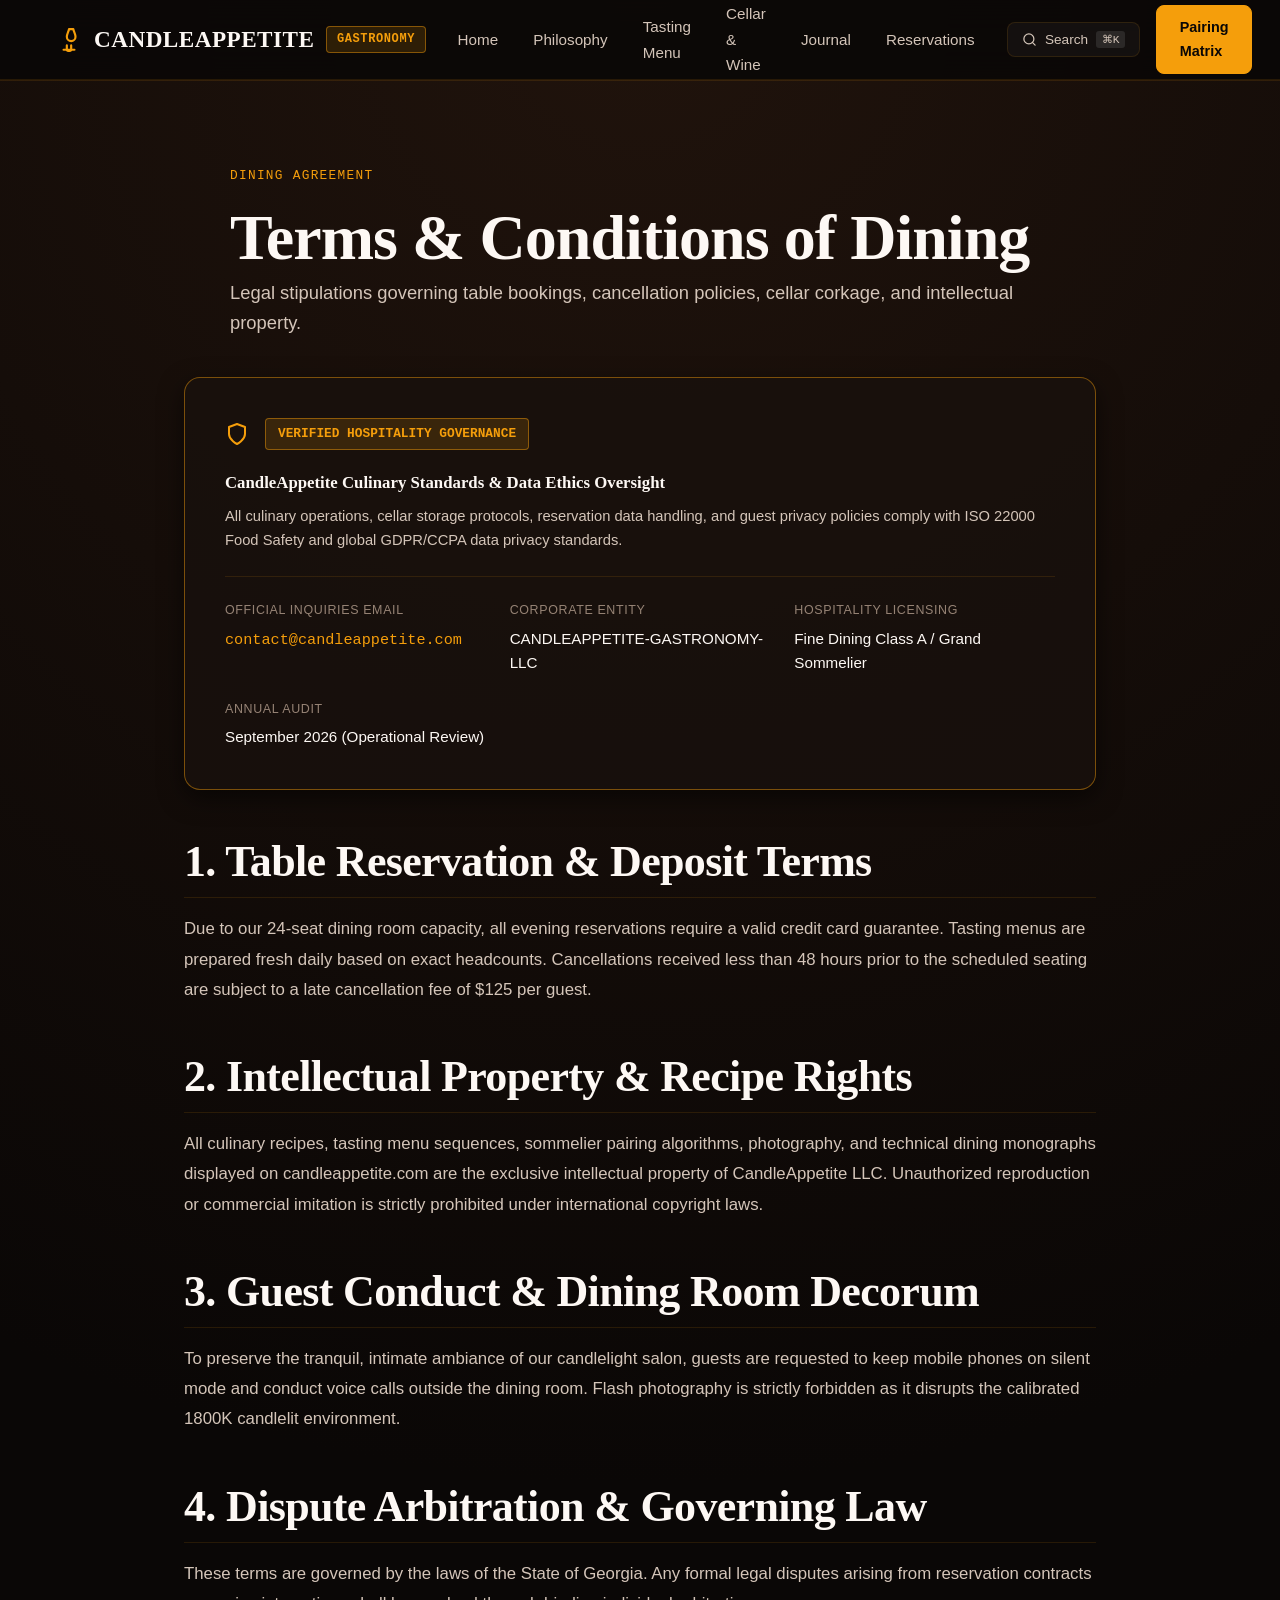
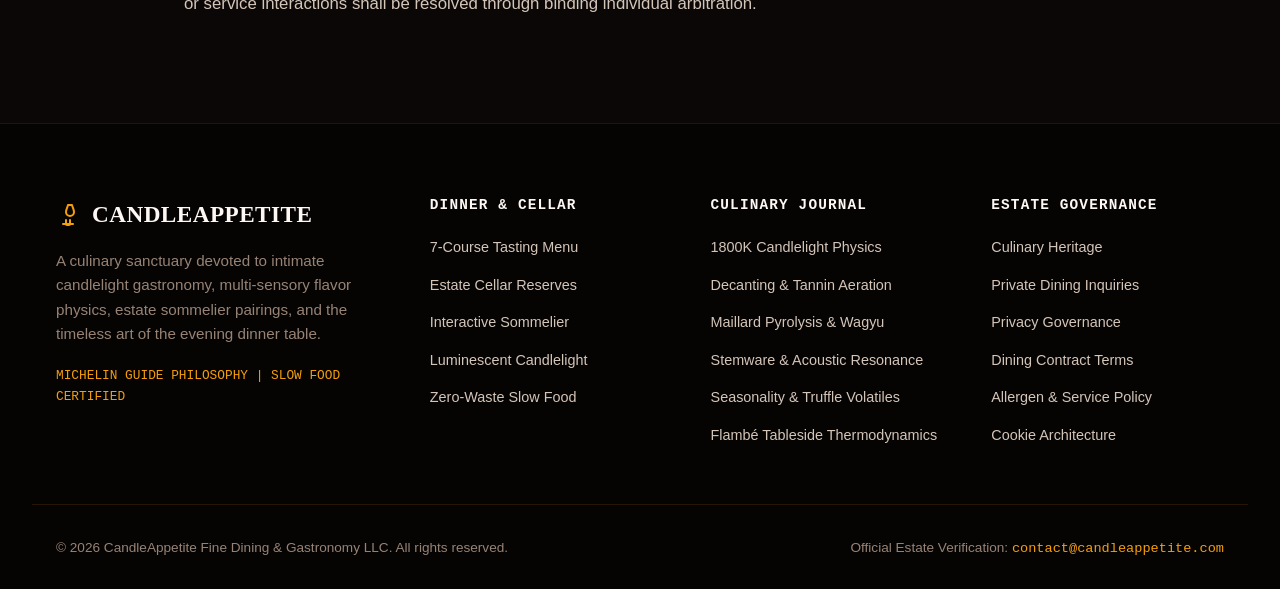
<file: terms-and-conditions.html>
<!DOCTYPE html>
<html lang="en">
<head>
  <meta charset="UTF-8">
  <meta name="viewport" content="width=device-width, initial-scale=1.0">
  <title>Terms & Conditions of Dining — CandleAppetite</title>
  <meta name="description" content="Reservation deposit rules, cancellation timelines, corkage fees, and dining room decorum for CandleAppetite.">
  <link rel="canonical" href="https://candleappetite.com/terms.html">
  <link rel="icon" href="favicon.ico" type="image/x-icon">
  <link rel="manifest" href="site.webmanifest">
  <link rel="stylesheet" href="assets/css/style.css?v=1.0">
  <!-- Google tag (gtag.js) -->
  <script async src="https://www.googletagmanager.com/gtag/js?id=G-0LY0HY7L01"></script>
  <script>
    window.dataLayer = window.dataLayer || [];
    function gtag(){dataLayer.push(arguments);}
    gtag('js', new Date());
    gtag('config', 'G-0LY0HY7L01');
  </script>
</head>
<body>
  <!-- Site Header -->
  <header class="site-header">
    <div class="container header-inner">
      <a href="index.html" class="brand-logo">
        <svg width="26" height="26" viewBox="0 0 24 24" fill="none" stroke="currentColor" stroke-width="2" stroke-linecap="round" stroke-linejoin="round" style="color: var(--accent-gold);">
          <path d="M12 2c-.5 2.5-2 4.5-2 7a4 4 0 0 0 8 0c0-2.5-1.5-4.5-2-7z"></path>
          <path d="M10 17v4a1 1 0 0 0 1 1h2a1 1 0 0 0 1-1v-4"></path>
          <path d="M7 21h10"></path>
        </svg>
        <span>CANDLEAPPETITE</span>
        <span class="brand-badge">GASTRONOMY</span>
      </a>

      <!-- Desktop Navigation -->
      <nav aria-label="Main Navigation">
        <ul class="desktop-nav">
          <li><a href="index.html" class="">Home</a></li>
          <li><a href="about.html" class="">Philosophy</a></li>
          <li><a href="index.html#tasting">Tasting Menu</a></li>
          <li><a href="index.html#sommelier">Cellar &amp; Wine</a></li>
          <li><a href="blog/index.html" class="">Journal</a></li>
          <li><a href="contact.html" class="">Reservations</a></li>
          <!-- Desktop hidden policy items -->
          <li class="nav-item-policy"><a href="privacy-policy.html">Privacy</a></li>
          <li class="nav-item-policy"><a href="terms-and-conditions.html">Terms</a></li>
          <li class="nav-item-policy"><a href="disclaimer.html">Disclaimer</a></li>
          <li class="nav-item-policy"><a href="cookie-policy.html">Cookies</a></li>
        </ul>
      </nav>

      <div class="header-actions">
        <button type="button" class="search-trigger-btn" aria-label="Search culinary monographs">
          <svg width="15" height="15" viewBox="0 0 24 24" fill="none" stroke="currentColor" stroke-width="2" stroke-linecap="round" stroke-linejoin="round">
            <circle cx="11" cy="11" r="8"></circle>
            <line x1="21" y1="21" x2="16.65" y2="16.65"></line>
          </svg>
          <span>Search</span>
          <kbd style="font-family: var(--font-mono); font-size: 0.7rem; background: rgba(255,255,255,0.1); padding: 0.1rem 0.35rem; border-radius: 3px;">⌘K</kbd>
        </button>
        <a href="index.html#calculator" class="btn-dining btn-primary">Pairing Matrix</a>
        <button type="button" class="mobile-toggle" aria-label="Open Navigation Menu">
          <span></span>
          <span></span>
          <span></span>
        </button>
      </div>
    </div>
  </header>

  <!-- Mobile Navigation Drawer -->
  <div class="mobile-drawer-overlay"></div>
  <aside class="mobile-drawer">
    <div class="mobile-drawer-header">
      <div style="font-weight: 800; color: var(--text-primary); font-size: 1.1rem; display: flex; align-items: center; gap: 0.5rem; font-family: var(--font-serif);">
        <span style="color: var(--accent-gold);">CA</span> GASTRONOMY
      </div>
      <button type="button" class="mobile-drawer-close" aria-label="Close menu">&times;</button>
    </div>
    <ul class="mobile-nav-list">
      <li><a href="index.html" class="">Home</a></li>
      <li><a href="about.html" class="">Culinary Philosophy</a></li>
      <li><a href="index.html#tasting">Tasting Menu</a></li>
      <li><a href="index.html#sommelier">Cellar &amp; Wine Pairings</a></li>
      <li><a href="index.html#calculator">Interactive Sommelier</a></li>
      <li><a href="blog/index.html" class="">Gastronomy Monographs</a></li>
      <li><a href="contact.html" class="">Table Reservations</a></li>
      <li style="margin-top: 1rem; padding-top: 1rem; border-top: 1px solid var(--border-subtle);"><a href="privacy-policy.html">Privacy Policy</a></li>
      <li><a href="terms-and-conditions.html">Terms &amp; Conditions</a></li>
      <li><a href="disclaimer.html">Allergen &amp; Dining Disclaimer</a></li>
      <li><a href="cookie-policy.html">Cookie Preferences</a></li>
    </ul>
  </aside>

  <!-- Search Modal -->
  <div class="search-modal-backdrop">
    <div class="search-modal">
      <div class="search-modal-header">
        <svg width="18" height="18" viewBox="0 0 24 24" fill="none" stroke="currentColor" stroke-width="2" stroke-linecap="round" stroke-linejoin="round" style="color: var(--accent-gold);">
          <circle cx="11" cy="11" r="8"></circle>
          <line x1="21" y1="21" x2="16.65" y2="16.65"></line>
        </svg>
        <input type="text" class="search-modal-input" placeholder="Search tasting courses, cellar vintages, candlelight physics..." aria-label="Search query input">
        <span style="font-size: 0.75rem; color: var(--text-muted); font-family: var(--font-mono);">ESC to close</span>
      </div>
      <div class="search-modal-results"></div>
    </div>
  </div>

  <main id="main-content">
    <section class="section-wrapper">
      <div class="container" style="max-width: 960px;">
        <div class="section-header" style="text-align: left; margin-bottom: 2rem;">
          <span class="section-eyebrow">Dining Agreement</span>
          <h1>Terms &amp; Conditions of Dining</h1>
          <p class="section-lead">Legal stipulations governing table bookings, cancellation policies, cellar corkage, and intellectual property.</p>
        </div>

        
      <div class="governance-card">
        <div class="governance-header">
          <svg width="24" height="24" viewBox="0 0 24 24" fill="none" stroke="currentColor" stroke-width="2" stroke-linecap="round" stroke-linejoin="round" style="color: var(--accent-gold);">
            <path d="M12 22s8-4 8-10V5l-8-3-8 3v7c0 6 8 10 8 10z"></path>
          </svg>
          <span class="governance-badge">VERIFIED HOSPITALITY GOVERNANCE</span>
        </div>
        <p style="margin-bottom: 0.5rem; color: var(--text-primary); font-size: 1.05rem; font-weight: 600; font-family: var(--font-serif);">
          CandleAppetite Culinary Standards &amp; Data Ethics Oversight
        </p>
        <p style="font-size: 0.92rem; color: var(--text-secondary); margin-bottom: 0;">
          All culinary operations, cellar storage protocols, reservation data handling, and guest privacy policies comply with ISO 22000 Food Safety and global GDPR/CCPA data privacy standards.
        </p>
        <div class="governance-grid">
          <div class="governance-item">
            <dt>Official Inquiries Email</dt>
            <dd><a href="mailto:contact@candleappetite.com" style="color: var(--accent-gold); font-family: var(--font-mono);">contact@candleappetite.com</a></dd>
          </div>
          <div class="governance-item">
            <dt>Corporate Entity</dt>
            <dd>CANDLEAPPETITE-GASTRONOMY-LLC</dd>
          </div>
          <div class="governance-item">
            <dt>Hospitality Licensing</dt>
            <dd>Fine Dining Class A / Grand Sommelier</dd>
          </div>
          <div class="governance-item">
            <dt>Annual Audit</dt>
            <dd>September 2026 (Operational Review)</dd>
          </div>
        </div>
      </div>
    

        <div class="post-content">
          <h2>1. Table Reservation &amp; Deposit Terms</h2>
          <p>Due to our 24-seat dining room capacity, all evening reservations require a valid credit card guarantee. Tasting menus are prepared fresh daily based on exact headcounts. Cancellations received less than 48 hours prior to the scheduled seating are subject to a late cancellation fee of $125 per guest.</p>

          <h2>2. Intellectual Property &amp; Recipe Rights</h2>
          <p>All culinary recipes, tasting menu sequences, sommelier pairing algorithms, photography, and technical dining monographs displayed on candleappetite.com are the exclusive intellectual property of CandleAppetite LLC. Unauthorized reproduction or commercial imitation is strictly prohibited under international copyright laws.</p>

          <h2>3. Guest Conduct &amp; Dining Room Decorum</h2>
          <p>To preserve the tranquil, intimate ambiance of our candlelight salon, guests are requested to keep mobile phones on silent mode and conduct voice calls outside the dining room. Flash photography is strictly forbidden as it disrupts the calibrated 1800K candlelit environment.</p>

          <h2>4. Dispute Arbitration &amp; Governing Law</h2>
          <p>These terms are governed by the laws of the State of Georgia. Any formal legal disputes arising from reservation contracts or service interactions shall be resolved through binding individual arbitration.</p>
        </div>
      </div>
    </section>
  </main>

  <!-- Site Footer -->
  <footer class="site-footer">
    <div class="container footer-grid">
      <div class="footer-brand">
        <a href="index.html" class="brand-logo">
          <svg width="24" height="24" viewBox="0 0 24 24" fill="none" stroke="currentColor" stroke-width="2" stroke-linecap="round" stroke-linejoin="round" style="color: var(--accent-gold);">
            <path d="M12 2c-.5 2.5-2 4.5-2 7a4 4 0 0 0 8 0c0-2.5-1.5-4.5-2-7z"></path>
            <path d="M10 17v4a1 1 0 0 0 1 1h2a1 1 0 0 0 1-1v-4"></path>
            <path d="M7 21h10"></path>
          </svg>
          <span>CANDLEAPPETITE</span>
        </a>
        <p>A culinary sanctuary devoted to intimate candlelight gastronomy, multi-sensory flavor physics, estate sommelier pairings, and the timeless art of the evening dinner table.</p>
        <div style="margin-top: 1.25rem; font-family: var(--font-mono); font-size: 0.8rem; color: var(--accent-gold);">
          MICHELIN GUIDE PHILOSOPHY | SLOW FOOD CERTIFIED
        </div>
      </div>

      <div class="footer-col">
        <h4>Dinner &amp; Cellar</h4>
        <ul>
          <li><a href="index.html#tasting">7-Course Tasting Menu</a></li>
          <li><a href="index.html#sommelier">Estate Cellar Reserves</a></li>
          <li><a href="index.html#calculator">Interactive Sommelier</a></li>
          <li><a href="index.html#ambiance">Luminescent Candlelight</a></li>
          <li><a href="index.html#ethics">Zero-Waste Slow Food</a></li>
        </ul>
      </div>

      <div class="footer-col">
        <h4>Culinary Journal</h4>
        <ul>
          <li><a href="blog/candlelight-illumination-sensory-gastronomy.html">1800K Candlelight Physics</a></li>
          <li><a href="blog/wine-decanting-aeration-fluid-dynamics.html">Decanting &amp; Tannin Aeration</a></li>
          <li><a href="blog/maillard-reaction-protein-searing-flavor.html">Maillard Pyrolysis &amp; Wagyu</a></li>
          <li><a href="blog/table-setting-ergonomics-crystal-geometry.html">Stemware &amp; Acoustic Resonance</a></li>
          <li><a href="blog/slow-food-seasonality-truffle-chemistry.html">Seasonality &amp; Truffle Volatiles</a></li>
          <li><a href="blog/flambe-thermodynamics-alcohol-caramelization.html">Flambé Tableside Thermodynamics</a></li>
        </ul>
      </div>

      <div class="footer-col">
        <h4>Estate Governance</h4>
        <ul>
          <li><a href="about.html">Culinary Heritage</a></li>
          <li><a href="contact.html">Private Dining Inquiries</a></li>
          <li><a href="privacy-policy.html">Privacy Governance</a></li>
          <li><a href="terms-and-conditions.html">Dining Contract Terms</a></li>
          <li><a href="disclaimer.html">Allergen &amp; Service Policy</a></li>
          <li><a href="cookie-policy.html">Cookie Architecture</a></li>
        </ul>
      </div>
    </div>

    <div class="container footer-bottom">
      <div>&copy; 2026 CandleAppetite Fine Dining &amp; Gastronomy LLC. All rights reserved.</div>
      <div>Official Estate Verification: <code style="color: var(--accent-gold); font-family: var(--font-mono);">contact@candleappetite.com</code></div>
    </div>
  </footer>

  <!-- Back to Top Button -->
  <button type="button" class="back-to-top" aria-label="Back to top">
    <svg width="20" height="20" viewBox="0 0 24 24" fill="none" stroke="currentColor" stroke-width="2" stroke-linecap="round" stroke-linejoin="round">
      <line x1="12" y1="19" x2="12" y2="5"></line>
      <polyline points="5 12 12 5 19 12"></polyline>
    </svg>
  </button>

  <script src="assets/js/main.js?v=1.0"></script>
</body>
</html>
</file>
<file: assets/css/style.css>
/* ==========================================================================
   CANDLEAPPETITE.COM — INTIMATE CANDLELIGHT GASTRONOMY & SOMMELIER DINING
   ========================================================================== */

:root {
  /* Warm Luminescent Candlelight & Velvet Noir Palette */
  --bg-primary: #0a0706;
  --bg-secondary: #140e0b;
  --bg-tertiary: #1f1612;
  --bg-card: rgba(25, 17, 13, 0.78);
  --bg-card-hover: rgba(36, 24, 18, 0.92);
  --bg-glass: rgba(10, 7, 6, 0.88);
  
  --text-primary: #fdf8f4;
  --text-secondary: #d4c5b9;
  --text-muted: #968375;
  --text-inverse: #0a0706;
  
  --accent-gold: #f59e0b;
  --accent-amber: #d97706;
  --accent-flame: #ea580c;
  --accent-amber-glow: rgba(245, 158, 11, 0.28);
  --accent-burgundy: #831843;
  --accent-rose: #be123c;
  
  --border-subtle: rgba(245, 158, 11, 0.12);
  --border-medium: rgba(245, 158, 11, 0.22);
  --border-accent: rgba(245, 158, 11, 0.45);
  
  --shadow-sm: 0 2px 8px rgba(0, 0, 0, 0.4);
  --shadow-md: 0 8px 24px rgba(0, 0, 0, 0.55);
  --shadow-lg: 0 16px 40px rgba(0, 0, 0, 0.75);
  --shadow-candle-glow: 0 0 35px rgba(245, 158, 11, 0.22);
  
  --radius-sm: 4px;
  --radius-md: 8px;
  --radius-lg: 16px;
  --radius-pill: 9999px;
  
  --font-serif: 'Playfair Display', Georgia, 'Times New Roman', serif;
  --font-sans: 'Inter', -apple-system, BlinkMacSystemFont, "Segoe UI", Roboto, Helvetica, Arial, sans-serif;
  --font-mono: 'JetBrains Mono', SFMono-Regular, Menlo, Monaco, Consolas, monospace;
  
  --transition-fast: 0.18s cubic-bezier(0.16, 1, 0.3, 1);
  --transition-normal: 0.28s cubic-bezier(0.16, 1, 0.3, 1);
  --transition-smooth: 0.45s cubic-bezier(0.16, 1, 0.3, 1);
}

*, *::before, *::after {
  box-sizing: border-box;
  margin: 0;
  padding: 0;
}

html {
  font-family: var(--font-sans);
  font-size: 16px;
  line-height: 1.6;
  color: var(--text-primary);
  background-color: var(--bg-primary);
  scroll-behavior: smooth;
  -webkit-font-smoothing: antialiased;
}

body {
  min-height: 100vh;
  display: flex;
  flex-direction: column;
  background: radial-gradient(circle at 50% 0%, #20130c 0%, #0a0706 65%);
  overflow-x: hidden;
}

/* Master Layout Container — Extra Wide 1480px / 95% */
.container {
  width: 95%;
  max-width: 1480px;
  margin-left: auto;
  margin-right: auto;
  padding-left: 1.5rem;
  padding-right: 1.5rem;
}

/* Typography */
h1, h2, h3, h4, h5, h6 {
  color: var(--text-primary);
  line-height: 1.25;
  font-family: var(--font-serif);
  font-weight: 700;
  letter-spacing: -0.015em;
}

h1 { font-size: clamp(2.3rem, 5vw, 4rem); }
h2 { font-size: clamp(1.85rem, 3.6vw, 2.75rem); margin-bottom: 1rem; }
h3 { font-size: clamp(1.3rem, 2.3vw, 1.85rem); margin-bottom: 0.75rem; }
h4 { font-size: 1.15rem; font-family: var(--font-sans); font-weight: 600; }

p {
  margin-bottom: 1.25rem;
  color: var(--text-secondary);
}

a {
  color: var(--accent-gold);
  text-decoration: none;
  transition: color var(--transition-fast);
}

a:hover {
  color: #fbbf24;
}

img {
  max-width: 100%;
  height: auto;
  display: block;
}

/* Header & Navigation Bar */
.site-header {
  position: sticky;
  top: 0;
  z-index: 1000;
  background: var(--bg-glass);
  backdrop-filter: blur(16px);
  -webkit-backdrop-filter: blur(16px);
  border-bottom: 1px solid var(--border-subtle);
  height: 80px;
  display: flex;
  align-items: center;
}

.header-inner {
  display: flex;
  align-items: center;
  justify-content: space-between;
  gap: 2rem;
}

.brand-logo {
  display: flex;
  align-items: center;
  gap: 0.75rem;
  font-family: var(--font-serif);
  font-size: 1.45rem;
  font-weight: 800;
  letter-spacing: 0.02em;
  color: var(--text-primary);
  text-decoration: none;
}

.brand-badge {
  display: inline-block;
  padding: 0.2rem 0.6rem;
  background: rgba(245, 158, 11, 0.15);
  border: 1px solid var(--border-accent);
  color: var(--accent-gold);
  font-family: var(--font-mono);
  font-size: 0.75rem;
  border-radius: var(--radius-sm);
  letter-spacing: 0.05em;
  text-transform: uppercase;
}

.desktop-nav {
  display: flex;
  align-items: center;
  gap: 2.2rem;
  list-style: none;
}

.desktop-nav a {
  color: var(--text-secondary);
  font-size: 0.95rem;
  font-weight: 500;
  transition: color var(--transition-fast);
  position: relative;
  padding: 0.5rem 0;
}

.desktop-nav a:hover,
.desktop-nav a.active {
  color: var(--text-primary);
}

.desktop-nav a.active::after {
  content: '';
  position: absolute;
  bottom: 0;
  left: 0;
  right: 0;
  height: 2px;
  background: var(--accent-gold);
  border-radius: var(--radius-pill);
}

/* Strict Desktop Header Constraint: Hide policy items on desktop */
@media (min-width: 992px) {
  .nav-item-policy {
    display: none !important;
  }
}

.header-actions {
  display: flex;
  align-items: center;
  gap: 1rem;
}

.search-trigger-btn {
  background: rgba(255, 255, 255, 0.04);
  border: 1px solid var(--border-subtle);
  color: var(--text-secondary);
  padding: 0.5rem 0.9rem;
  border-radius: var(--radius-md);
  cursor: pointer;
  display: flex;
  align-items: center;
  gap: 0.5rem;
  font-size: 0.85rem;
  transition: all var(--transition-fast);
}

.search-trigger-btn:hover {
  background: rgba(255, 255, 255, 0.08);
  color: var(--text-primary);
  border-color: var(--border-medium);
}

.btn-dining {
  display: inline-flex;
  align-items: center;
  justify-content: center;
  padding: 0.65rem 1.4rem;
  font-size: 0.9rem;
  font-weight: 600;
  border-radius: var(--radius-md);
  transition: all var(--transition-fast);
  cursor: pointer;
}

.btn-primary {
  background: var(--accent-gold);
  color: #0a0706;
  border: 1px solid var(--accent-gold);
}

.btn-primary:hover {
  background: #fbbf24;
  box-shadow: var(--shadow-candle-glow);
  color: #0a0706;
}

.btn-outline {
  background: transparent;
  color: var(--text-primary);
  border: 1px solid var(--border-medium);
}

.btn-outline:hover {
  background: rgba(245, 158, 11, 0.1);
  border-color: var(--accent-gold);
  color: var(--accent-gold);
}

/* Mobile Toggle Hamburger */
.mobile-toggle {
  display: none;
  background: transparent;
  border: none;
  cursor: pointer;
  padding: 0.5rem;
  color: var(--text-primary);
}

.mobile-toggle span {
  display: block;
  width: 24px;
  height: 2px;
  background: var(--text-primary);
  margin: 5px 0;
  transition: all var(--transition-normal);
}

/* Desktop Drawer Lockdown — Complete Immunity */
@media (min-width: 1181px) {
  .mobile-drawer,
  .mobile-drawer-overlay,
  .mobile-toggle {
    display: none !important;
  }
}

.mobile-drawer-overlay {
  position: fixed;
  inset: 0;
  background: rgba(0, 0, 0, 0.75);
  backdrop-filter: blur(8px);
  z-index: 1050;
  opacity: 0;
  pointer-events: none;
  transition: opacity var(--transition-normal);
}

.mobile-drawer-overlay.active {
  opacity: 1;
  pointer-events: auto;
}

.mobile-drawer {
  position: fixed;
  top: 0;
  right: -320px;
  width: 300px;
  height: 100vh;
  background: var(--bg-secondary);
  border-left: 1px solid var(--border-medium);
  z-index: 1100;
  display: flex;
  flex-direction: column;
  padding: 2rem 1.5rem;
  transition: transform var(--transition-normal);
}

.mobile-drawer.active {
  transform: translateX(-320px);
}

.mobile-drawer-header {
  display: flex;
  align-items: center;
  justify-content: space-between;
  margin-bottom: 2rem;
  padding-bottom: 1rem;
  border-bottom: 1px solid var(--border-subtle);
}

.mobile-drawer-close {
  background: transparent;
  border: none;
  color: var(--text-secondary);
  font-size: 1.5rem;
  cursor: pointer;
}

.mobile-nav-list {
  list-style: none;
  display: flex;
  flex-direction: column;
  gap: 1.25rem;
}

.mobile-nav-list a {
  color: var(--text-secondary);
  font-size: 1.1rem;
  font-weight: 500;
  display: block;
}

.mobile-nav-list a:hover,
.mobile-nav-list a.active {
  color: var(--accent-gold);
}

@media (max-width: 1180px) {
  .desktop-nav { display: none; }
  .mobile-toggle { display: block; }
}

/* Search Modal */
.search-modal-backdrop {
  position: fixed;
  inset: 0;
  background: rgba(0, 0, 0, 0.78);
  backdrop-filter: blur(10px);
  z-index: 2000;
  display: none;
  align-items: flex-start;
  justify-content: center;
  padding-top: 10vh;
}

.search-modal-backdrop.open {
  display: flex;
}

.search-modal {
  width: 90%;
  max-width: 640px;
  background: var(--bg-secondary);
  border: 1px solid var(--border-medium);
  border-radius: var(--radius-lg);
  box-shadow: var(--shadow-lg);
  overflow: hidden;
}

.search-modal-header {
  display: flex;
  align-items: center;
  padding: 1rem 1.25rem;
  border-bottom: 1px solid var(--border-subtle);
  gap: 0.75rem;
}

.search-modal-input {
  flex: 1;
  background: transparent;
  border: none;
  color: var(--text-primary);
  font-size: 1.05rem;
  outline: none;
}

.search-modal-input::placeholder {
  color: var(--text-muted);
}

.search-modal-results {
  max-height: 380px;
  overflow-y: auto;
  padding: 1rem;
}

.search-result-item {
  padding: 0.75rem 1rem;
  border-radius: var(--radius-md);
  margin-bottom: 0.5rem;
  background: rgba(255, 255, 255, 0.03);
  display: block;
  color: var(--text-primary);
  transition: background var(--transition-fast);
}

.search-result-item:hover {
  background: rgba(245, 158, 11, 0.15);
  color: var(--accent-gold);
}

/* Hero Section */
.hero-section {
  padding: 5rem 0 4rem;
  position: relative;
  overflow: hidden;
}

.hero-grid {
  display: grid;
  grid-template-columns: 1.1fr 0.9fr;
  gap: 3.5rem;
  align-items: center;
}

.hero-eyebrow {
  display: inline-flex;
  align-items: center;
  gap: 0.5rem;
  font-family: var(--font-mono);
  font-size: 0.82rem;
  color: var(--accent-gold);
  text-transform: uppercase;
  letter-spacing: 0.1em;
  margin-bottom: 1.25rem;
  background: rgba(245, 158, 11, 0.1);
  padding: 0.35rem 0.85rem;
  border-radius: var(--radius-pill);
  border: 1px solid var(--border-accent);
}

.hero-title {
  margin-bottom: 1.5rem;
}

.hero-title span {
  background: linear-gradient(135deg, #fdf8f4 20%, #f59e0b 90%);
  -webkit-background-clip: text;
  -webkit-text-fill-color: transparent;
}

.hero-desc {
  font-size: 1.2rem;
  line-height: 1.7;
  color: var(--text-secondary);
  margin-bottom: 2.25rem;
}

.hero-stats-row {
  display: grid;
  grid-template-columns: repeat(3, 1fr);
  gap: 1.5rem;
  margin-bottom: 2.5rem;
  padding: 1.5rem;
  background: var(--bg-card);
  border: 1px solid var(--border-subtle);
  border-radius: var(--radius-md);
}

.hero-stat-val {
  font-size: 1.85rem;
  font-weight: 800;
  color: var(--accent-gold);
  font-family: var(--font-serif);
  line-height: 1.1;
}

.hero-stat-label {
  font-size: 0.78rem;
  text-transform: uppercase;
  color: var(--text-muted);
  letter-spacing: 0.05em;
  margin-top: 0.35rem;
}

.hero-media-wrapper {
  position: relative;
  border-radius: var(--radius-lg);
  overflow: hidden;
  border: 1px solid var(--border-medium);
  box-shadow: var(--shadow-lg);
}

.hero-media-wrapper img {
  width: 100%;
  height: 520px;
  object-fit: cover;
  transition: transform var(--transition-smooth);
}

.hero-media-wrapper:hover img {
  transform: scale(1.03);
}

.hero-media-tag {
  position: absolute;
  bottom: 1.5rem;
  left: 1.5rem;
  background: rgba(10, 7, 6, 0.88);
  backdrop-filter: blur(12px);
  padding: 0.75rem 1.25rem;
  border-radius: var(--radius-md);
  border: 1px solid var(--border-subtle);
  font-family: var(--font-serif);
  font-size: 0.9rem;
  color: var(--text-primary);
}

/* Sections Global */
.section-wrapper {
  padding: 5rem 0;
  border-top: 1px solid var(--border-subtle);
}

.section-header {
  text-align: center;
  max-width: 820px;
  margin: 0 auto 3.5rem;
}

.section-eyebrow {
  display: inline-block;
  font-family: var(--font-mono);
  font-size: 0.8rem;
  color: var(--accent-gold);
  text-transform: uppercase;
  letter-spacing: 0.1em;
  margin-bottom: 0.75rem;
}

.section-lead {
  font-size: 1.15rem;
  color: var(--text-secondary);
}

/* Grid Layouts */
.grid-3 {
  display: grid;
  grid-template-columns: repeat(3, 1fr);
  gap: 2rem;
}

.grid-2 {
  display: grid;
  grid-template-columns: repeat(2, 1fr);
  gap: 2.5rem;
}

.grid-4 {
  display: grid;
  grid-template-columns: repeat(4, 1fr);
  gap: 1.5rem;
}

/* Course & Tasting Cards */
.feature-card {
  background: var(--bg-card);
  border: 1px solid var(--border-subtle);
  border-radius: var(--radius-lg);
  padding: 2rem;
  transition: all var(--transition-normal);
  display: flex;
  flex-direction: column;
}

.feature-card:hover {
  border-color: var(--border-accent);
  transform: translateY(-4px);
  box-shadow: var(--shadow-candle-glow);
  background: var(--bg-card-hover);
}

.feature-card-img {
  width: 100%;
  height: 220px;
  object-fit: cover;
  border-radius: var(--radius-md);
  margin-bottom: 1.5rem;
  border: 1px solid var(--border-subtle);
}

.feature-tag {
  display: inline-block;
  font-family: var(--font-mono);
  font-size: 0.75rem;
  color: var(--accent-gold);
  margin-bottom: 0.65rem;
  letter-spacing: 0.05em;
  text-transform: uppercase;
}

/* Menu Item Card */
.menu-card {
  background: var(--bg-card);
  border: 1px solid var(--border-subtle);
  border-radius: var(--radius-lg);
  overflow: hidden;
  display: flex;
  flex-direction: column;
  transition: all var(--transition-normal);
}

.menu-card:hover {
  border-color: var(--border-accent);
  box-shadow: var(--shadow-md);
  transform: translateY(-4px);
}

.menu-img-wrap {
  position: relative;
  height: 260px;
  overflow: hidden;
  background: #150f0c;
}

.menu-img-wrap img {
  width: 100%;
  height: 100%;
  object-fit: cover;
  transition: transform var(--transition-smooth);
}

.menu-card:hover .menu-img-wrap img {
  transform: scale(1.05);
}

.menu-badge {
  position: absolute;
  top: 1rem;
  left: 1rem;
  background: rgba(10, 7, 6, 0.88);
  backdrop-filter: blur(8px);
  border: 1px solid var(--border-accent);
  color: var(--accent-gold);
  padding: 0.25rem 0.65rem;
  font-family: var(--font-mono);
  font-size: 0.72rem;
  border-radius: var(--radius-sm);
  text-transform: uppercase;
}

.menu-body {
  padding: 1.75rem;
  display: flex;
  flex-direction: column;
  flex: 1;
}

.menu-specs-list {
  list-style: none;
  margin: 1rem 0 1.5rem;
  padding: 0;
  display: flex;
  flex-direction: column;
  gap: 0.4rem;
}

.menu-specs-list li {
  font-size: 0.88rem;
  color: var(--text-secondary);
  display: flex;
  justify-content: space-between;
  border-bottom: 1px dashed rgba(245, 158, 11, 0.12);
  padding-bottom: 0.35rem;
}

.menu-specs-list li span:last-child {
  color: var(--text-primary);
  font-family: var(--font-mono);
  font-weight: 500;
}

/* Sensory Pairing Matrix Table */
.pairing-table-wrap {
  width: 100%;
  overflow-x: auto;
  background: var(--bg-card);
  border: 1px solid var(--border-subtle);
  border-radius: var(--radius-lg);
}

.pairing-table {
  width: 100%;
  border-collapse: collapse;
  text-align: left;
  min-width: 680px;
}

.pairing-table th,
.pairing-table td {
  padding: 1.2rem 1.5rem;
  border-bottom: 1px solid var(--border-subtle);
}

.pairing-table th {
  background: rgba(255, 255, 255, 0.03);
  font-family: var(--font-mono);
  font-size: 0.82rem;
  text-transform: uppercase;
  color: var(--text-secondary);
  letter-spacing: 0.05em;
}

.pairing-table tr:last-child td {
  border-bottom: none;
}

.pairing-table tr:hover td {
  background: rgba(245, 158, 11, 0.04);
}

.highlight-col {
  color: var(--accent-gold);
  font-weight: 700;
  font-family: var(--font-mono);
}

/* Interactive Dinner Sommelier Calculator */
.calc-box {
  background: var(--bg-card);
  border: 1px solid var(--border-accent);
  border-radius: var(--radius-lg);
  padding: 2.5rem;
  display: grid;
  grid-template-columns: 1fr 1fr;
  gap: 2.5rem;
}

.calc-controls {
  display: flex;
  flex-direction: column;
  gap: 1.5rem;
}

.calc-group label {
  display: block;
  font-size: 0.9rem;
  font-weight: 600;
  margin-bottom: 0.5rem;
  color: var(--text-primary);
}

.calc-select {
  width: 100%;
  padding: 0.75rem 1rem;
  background: var(--bg-secondary);
  border: 1px solid var(--border-medium);
  border-radius: var(--radius-md);
  color: var(--text-primary);
  outline: none;
}

.calc-result-panel {
  background: rgba(0, 0, 0, 0.4);
  border: 1px solid var(--border-subtle);
  border-radius: var(--radius-md);
  padding: 2rem;
  display: flex;
  flex-direction: column;
  justify-content: center;
  align-items: center;
  text-align: center;
}

.calc-pair-output {
  font-size: 2.4rem;
  font-weight: 800;
  color: var(--accent-gold);
  font-family: var(--font-serif);
}

/* FAQ Accordion */
.faq-accordion {
  max-width: 900px;
  margin: 0 auto;
  display: flex;
  flex-direction: column;
  gap: 1rem;
}

.faq-item {
  background: var(--bg-card);
  border: 1px solid var(--border-subtle);
  border-radius: var(--radius-md);
  overflow: hidden;
}

.faq-question {
  width: 100%;
  padding: 1.4rem 1.75rem;
  background: transparent;
  border: none;
  color: var(--text-primary);
  font-size: 1.15rem;
  font-family: var(--font-serif);
  font-weight: 600;
  text-align: left;
  display: flex;
  justify-content: space-between;
  align-items: center;
  cursor: pointer;
  transition: background var(--transition-fast);
}

.faq-question:hover {
  background: rgba(245, 158, 11, 0.03);
}

.faq-icon {
  font-size: 1.3rem;
  color: var(--accent-gold);
  transition: transform var(--transition-normal);
}

.faq-item.active .faq-icon {
  transform: rotate(45deg);
}

.faq-answer {
  max-height: 0;
  overflow: hidden;
  transition: max-height var(--transition-normal);
  padding: 0 1.75rem;
  color: var(--text-secondary);
}

.faq-item.active .faq-answer {
  max-height: 300px;
  padding-bottom: 1.4rem;
}

/* Governance Card */
.governance-card {
  background: var(--bg-card);
  border: 1px solid var(--border-accent);
  border-radius: var(--radius-lg);
  padding: 2.5rem;
  margin: 2.5rem 0;
  box-shadow: var(--shadow-md);
}

.governance-header {
  display: flex;
  align-items: center;
  gap: 1rem;
  margin-bottom: 1.25rem;
}

.governance-badge {
  background: rgba(245, 158, 11, 0.15);
  color: var(--accent-gold);
  border: 1px solid var(--border-accent);
  padding: 0.3rem 0.75rem;
  border-radius: var(--radius-sm);
  font-family: var(--font-mono);
  font-size: 0.8rem;
  font-weight: 600;
}

.governance-grid {
  display: grid;
  grid-template-columns: repeat(auto-fit, minmax(220px, 1fr));
  gap: 1.5rem;
  margin-top: 1.5rem;
  padding-top: 1.5rem;
  border-top: 1px solid var(--border-subtle);
}

.governance-item dt {
  font-size: 0.78rem;
  color: var(--text-muted);
  text-transform: uppercase;
  letter-spacing: 0.05em;
  margin-bottom: 0.35rem;
}

.governance-item dd {
  font-size: 0.95rem;
  color: var(--text-primary);
  font-weight: 500;
}

/* Reading Progress Bar (Blogs) */
.reading-progress-bar {
  position: fixed;
  top: 80px;
  left: 0;
  height: 3px;
  background: var(--accent-gold);
  width: 0%;
  z-index: 999;
  transition: width 0.1s linear;
}

/* Monograph Layout */
.monograph-article {
  max-width: 920px;
  margin: 3rem auto 5rem;
}

.monograph-header {
  margin-bottom: 3rem;
  padding-bottom: 2rem;
  border-bottom: 1px solid var(--border-subtle);
}

.monograph-meta {
  display: flex;
  flex-wrap: wrap;
  align-items: center;
  gap: 1.5rem;
  font-family: var(--font-mono);
  font-size: 0.85rem;
  color: var(--text-muted);
  margin-top: 1.25rem;
}

.monograph-hero-img {
  width: 100%;
  height: 440px;
  object-fit: cover;
  border-radius: var(--radius-lg);
  border: 1px solid var(--border-medium);
  margin-bottom: 3rem;
}

.post-content h2 {
  margin-top: 2.75rem;
  margin-bottom: 1rem;
  padding-bottom: 0.5rem;
  border-bottom: 1px solid var(--border-subtle);
}

.post-content h3 {
  margin-top: 2rem;
  margin-bottom: 0.75rem;
  color: #fbbf24;
}

.post-content p {
  font-size: 1.05rem;
  line-height: 1.8;
  margin-bottom: 1.5rem;
}

.post-content ul, .post-content ol {
  margin-bottom: 1.5rem;
  padding-left: 2rem;
  color: var(--text-secondary);
}

.post-content li {
  margin-bottom: 0.5rem;
  line-height: 1.7;
}

.callout-box {
  background: rgba(245, 158, 11, 0.08);
  border-left: 4px solid var(--accent-gold);
  border-radius: 0 var(--radius-md) var(--radius-md) 0;
  padding: 1.5rem 1.75rem;
  margin: 2rem 0;
}

/* Back to Top */
.back-to-top {
  position: fixed;
  bottom: 2rem;
  right: 2rem;
  width: 44px;
  height: 44px;
  border-radius: var(--radius-pill);
  background: var(--bg-card);
  border: 1px solid var(--border-medium);
  color: var(--accent-gold);
  display: flex;
  align-items: center;
  justify-content: center;
  cursor: pointer;
  z-index: 900;
  opacity: 0;
  visibility: hidden;
  transition: all var(--transition-normal);
}

.back-to-top.visible {
  opacity: 1;
  visibility: visible;
}

.back-to-top:hover {
  background: var(--accent-gold);
  color: #0a0706;
  box-shadow: var(--shadow-candle-glow);
}

/* Footer */
.site-footer {
  background: #060403;
  border-top: 1px solid var(--border-subtle);
  padding: 4.5rem 0 2rem;
  margin-top: auto;
}

.footer-grid {
  display: grid;
  grid-template-columns: 1.4fr repeat(3, 1fr);
  gap: 3rem;
  margin-bottom: 3.5rem;
}

.footer-brand p {
  color: var(--text-muted);
  font-size: 0.95rem;
  max-width: 320px;
  margin-top: 1rem;
}

.footer-col h4 {
  font-size: 0.9rem;
  font-family: var(--font-mono);
  text-transform: uppercase;
  letter-spacing: 0.08em;
  color: var(--text-primary);
  margin-bottom: 1.25rem;
}

.footer-col ul {
  list-style: none;
  display: flex;
  flex-direction: column;
  gap: 0.75rem;
}

.footer-col a {
  color: var(--text-secondary);
  font-size: 0.9rem;
}

.footer-col a:hover {
  color: var(--accent-gold);
}

.footer-bottom {
  padding-top: 2rem;
  border-top: 1px solid var(--border-subtle);
  display: flex;
  flex-wrap: wrap;
  justify-content: space-between;
  align-items: center;
  gap: 1.5rem;
  font-size: 0.85rem;
  color: var(--text-muted);
}

@media (max-width: 1024px) {
  .hero-grid { grid-template-columns: 1fr; gap: 2.5rem; }
  .hero-media-wrapper img { height: 400px; }
  .grid-3 { grid-template-columns: repeat(2, 1fr); }
  .grid-4 { grid-template-columns: repeat(2, 1fr); }
  .footer-grid { grid-template-columns: repeat(2, 1fr); }
  .calc-box { grid-template-columns: 1fr; }
}

@media (max-width: 640px) {
  .grid-3, .grid-2, .grid-4 { grid-template-columns: 1fr; }
  .hero-stats-row { grid-template-columns: 1fr; }
  .footer-grid { grid-template-columns: 1fr; }
  .footer-bottom { flex-direction: column; text-align: center; }
}
</file>
